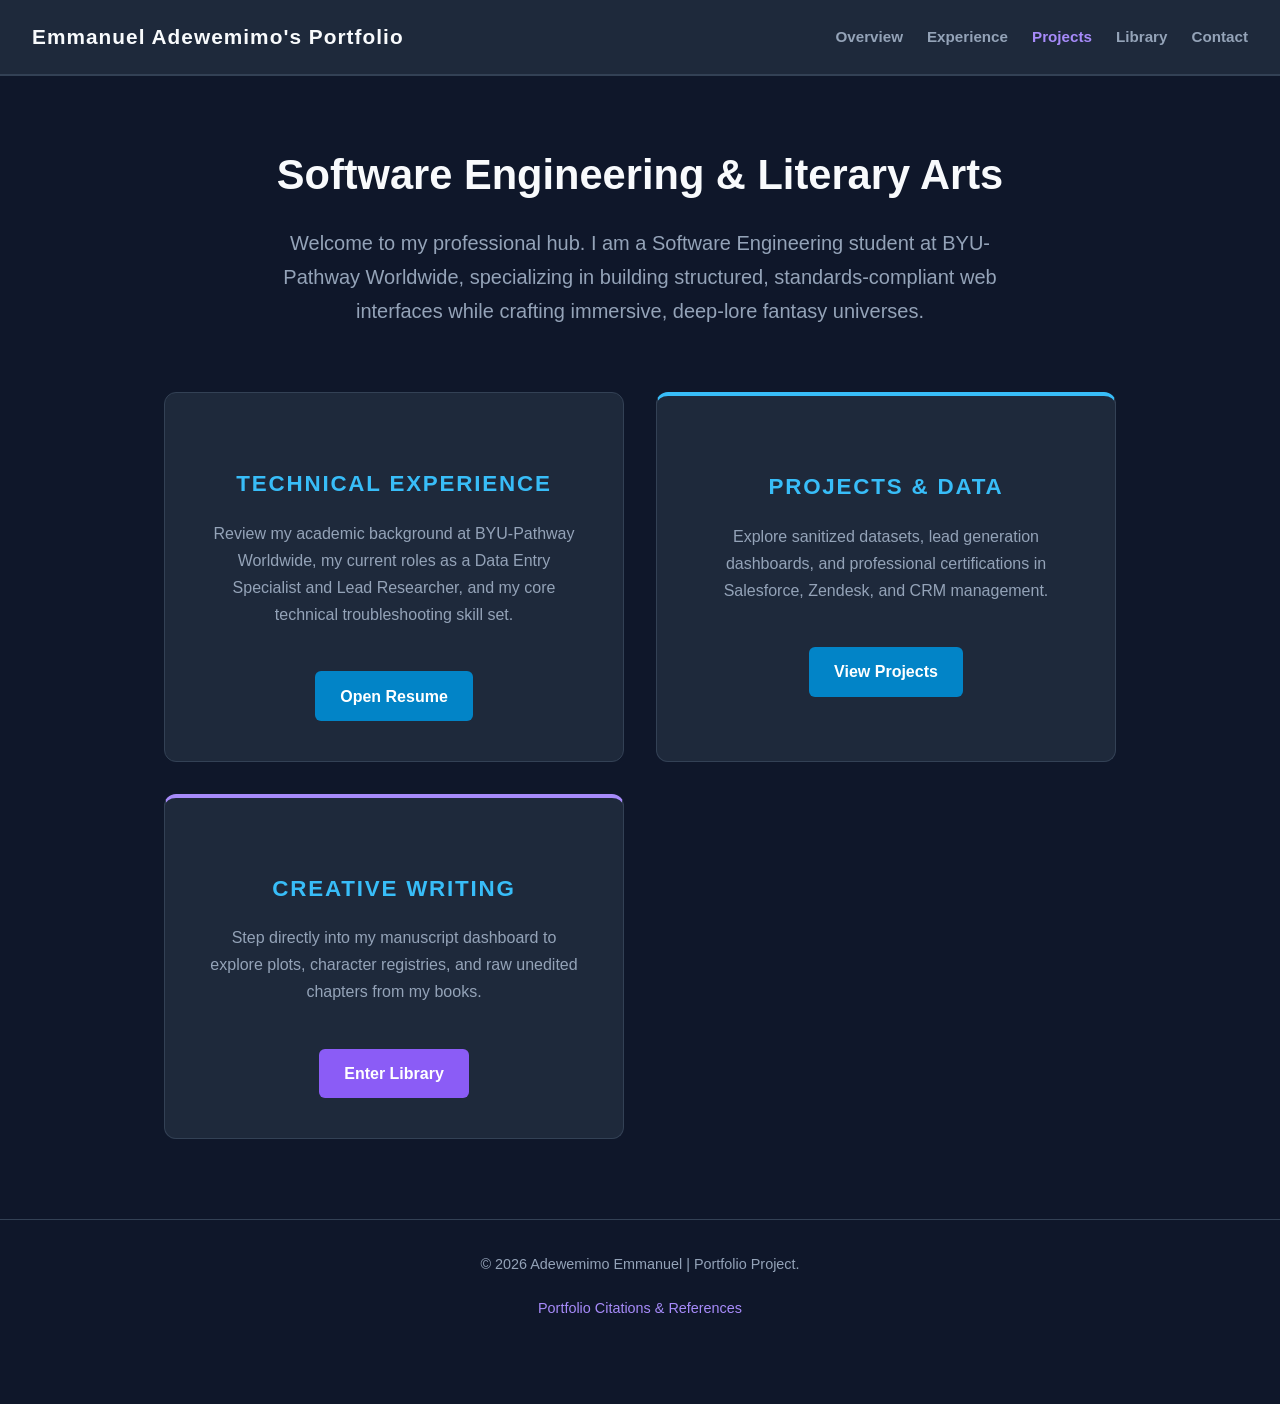
<file: index.html>
<!DOCTYPE html>
<html lang="en">
<head>
    <meta charset="UTF-8">
    <meta name="viewport" content="width=device-width, initial-scale=1.0">
    <title>Adewemimo Emmanuel | Portfolio Hub</title>
    <link rel="stylesheet" href="project.css">
    <script src="project.js" defer></script>
</head>
<body>

        <nav>
        <div class="logo">Emmanuel Adewemimo's Portfolio</div>
        <div class="nav-links">
            <a href="index.html">Overview</a>
            <a href="resume.html">Experience</a>
            <a href="projects.html" class="active">Projects</a>
            <a href="library.html">Library</a>
            <a href="contact.html">Contact</a> <!-- You are adding this line -->
        </div>
    </nav>

    <main class="container">
        <section class="hero">
            <h1>Software Engineering & Literary Arts</h1>
            <p>Welcome to my professional hub. I am a Software Engineering student at BYU-Pathway Worldwide, specializing in building structured, standards-compliant web interfaces while crafting immersive, deep-lore fantasy universes.</p>
        </section>

        <section class="split-gate">
            <div class="gate-card">
                <h2>Technical Experience</h2>
                <p>Review my academic background at BYU-Pathway Worldwide, my current roles as a Data Entry Specialist and Lead Researcher, and my core technical troubleshooting skill set.</p>
                <a href="resume.html" class="btn-link">Open Resume</a>
            </div>
            <div class="gate-card" style="border-top: 4px solid #38bdf8;">
                <h2>Projects & Data</h2>
                <p>Explore sanitized datasets, lead generation dashboards, and professional certifications in Salesforce, Zendesk, and CRM management.</p>
                <a href="projects.html" class="btn-link" style="background-color: #0284c7;">View Projects</a>
            </div>
            <div class="gate-card" style="border-top: 4px solid #a78bfa;">
                <h2>Creative Writing</h2>
                <p>Step directly into my manuscript dashboard to explore plots, character registries, and raw unedited chapters from my books.</p>
                <a href="library.html" class="btn-link" style="background-color: #8b5cf6;">Enter Library</a>
            </div>
        </section>
    </main>

    <footer>
        <p>&copy; 2026 Adewemimo Emmanuel | Portfolio Project.</p>
        <p><a href="references.html">Portfolio Citations & References</a></p>
    </footer>

</body>
</html>
</html>
</file>
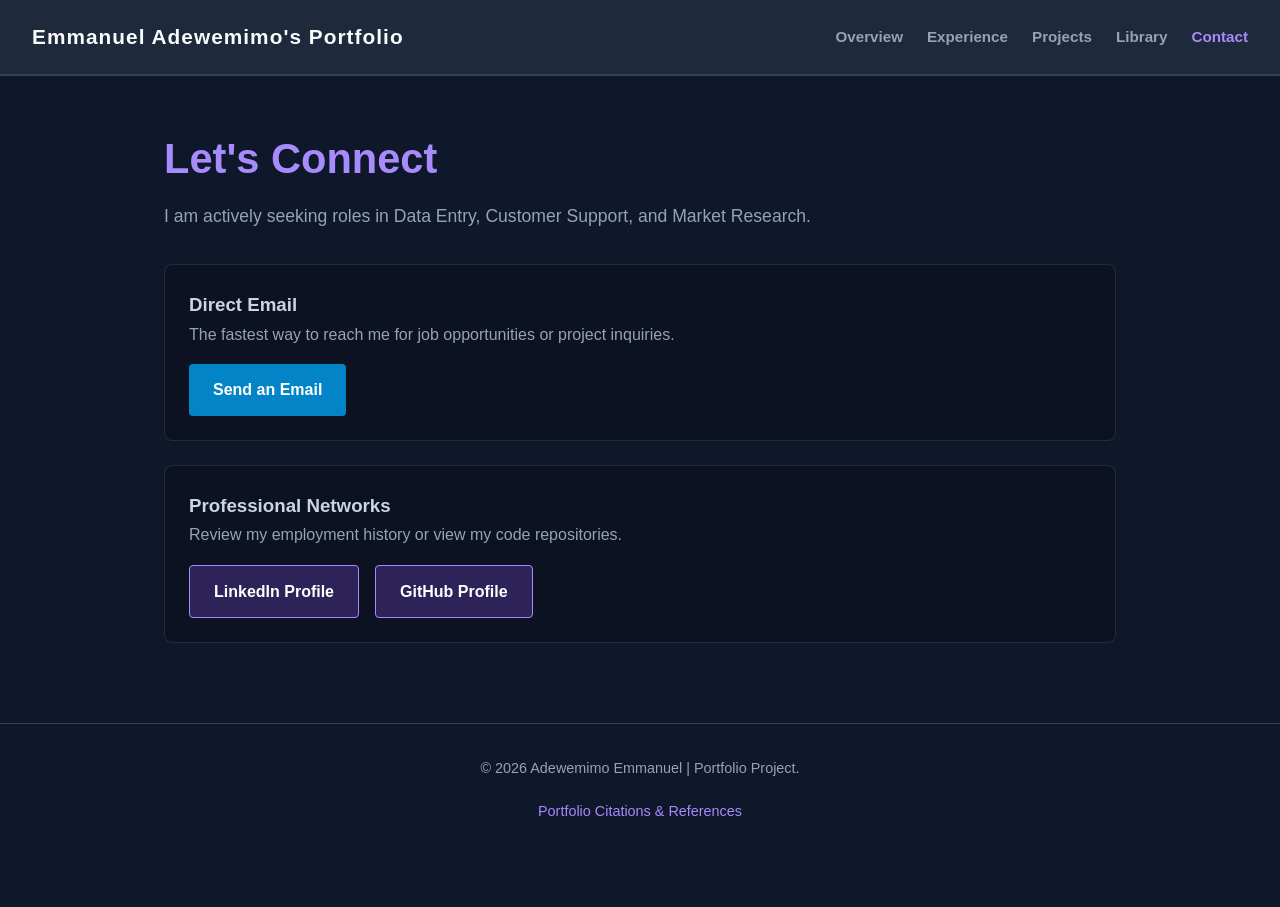
<file: contact.html>
<!DOCTYPE html>
<html lang="en">
<head>
    <meta charset="UTF-8">
    <meta name="viewport" content="width=device-width, initial-scale=1.0">
    <title>Emmanuel Adewemimo | Contact</title>
    <link rel="stylesheet" href="project.css">
    <script src="project.js" defer></script>
</head>
<body>

    <nav>
        <div class="logo">Emmanuel Adewemimo's Portfolio</div>
        <div class="nav-links">
            <a href="index.html">Overview</a>
            <a href="resume.html">Experience</a>
            <a href="projects.html">Projects</a>
            <a href="library.html">Library</a>
            <a href="contact.html" class="active">Contact</a>
        </div>
    </nav>

    <main class="container">
        <section class="card">
            <h1 style="color: #a78bfa; margin-bottom: 0.5rem;">Let's Connect</h1>
            <p class="muted" style="margin-top: 0; font-size: 1.1em; margin-bottom: 2rem;">
                I am actively seeking roles in Data Entry, Customer Support, and Market Research.
            </p>

            <div style="display: flex; flex-direction: column; gap: 1.5rem;">
                
                <!-- Email Section -->
                <div style="background: rgba(0,0,0,0.2); padding: 1.5rem; border-radius: 8px; border: 1px solid rgba(255,255,255,0.1);">
                    <h3 style="margin-top: 0;">Direct Email</h3>
                    <p style="margin-bottom: 1rem;">The fastest way to reach me for job opportunities or project inquiries.</p>
                    <a href="mailto:YOUR_EMAIL@gmail.com" style="background-color: #0284c7; color: white; padding: 0.75rem 1.5rem; text-decoration: none; border-radius: 4px; display: inline-block; font-weight: bold;">
                        Send an Email
                    </a>
                </div>

                <!-- Professional Networks -->
                <div style="background: rgba(0,0,0,0.2); padding: 1.5rem; border-radius: 8px; border: 1px solid rgba(255,255,255,0.1);">
                    <h3 style="margin-top: 0;">Professional Networks</h3>
                    <p style="margin-bottom: 1rem;">Review my employment history or view my code repositories.</p>
                    <div style="display: flex; gap: 1rem;">
                        <a href="https://linkedin.com/in/emmanueladewemimo" target="_blank" style="background-color: #2d2358; color: white; padding: 0.75rem 1.5rem; text-decoration: none; border-radius: 4px; border: 1px solid #a78bfa; font-weight: bold;">
                            LinkedIn Profile
                        </a>
                        <a href="https://github.com/emmyx8861" target="_blank" style="background-color: #2d2358; color: white; padding: 0.75rem 1.5rem; text-decoration: none; border-radius: 4px; border: 1px solid #a78bfa; font-weight: bold;">
                            GitHub Profile
                        </a>
                    </div>
                </div>

            </div>
        </section>
    </main>

    <footer>
        <p>&copy; 2026 Adewemimo Emmanuel | Portfolio Project.</p>
        <p><a href="references.html">Portfolio Citations & References</a></p>
    </footer>

</body>
</html>
</file>
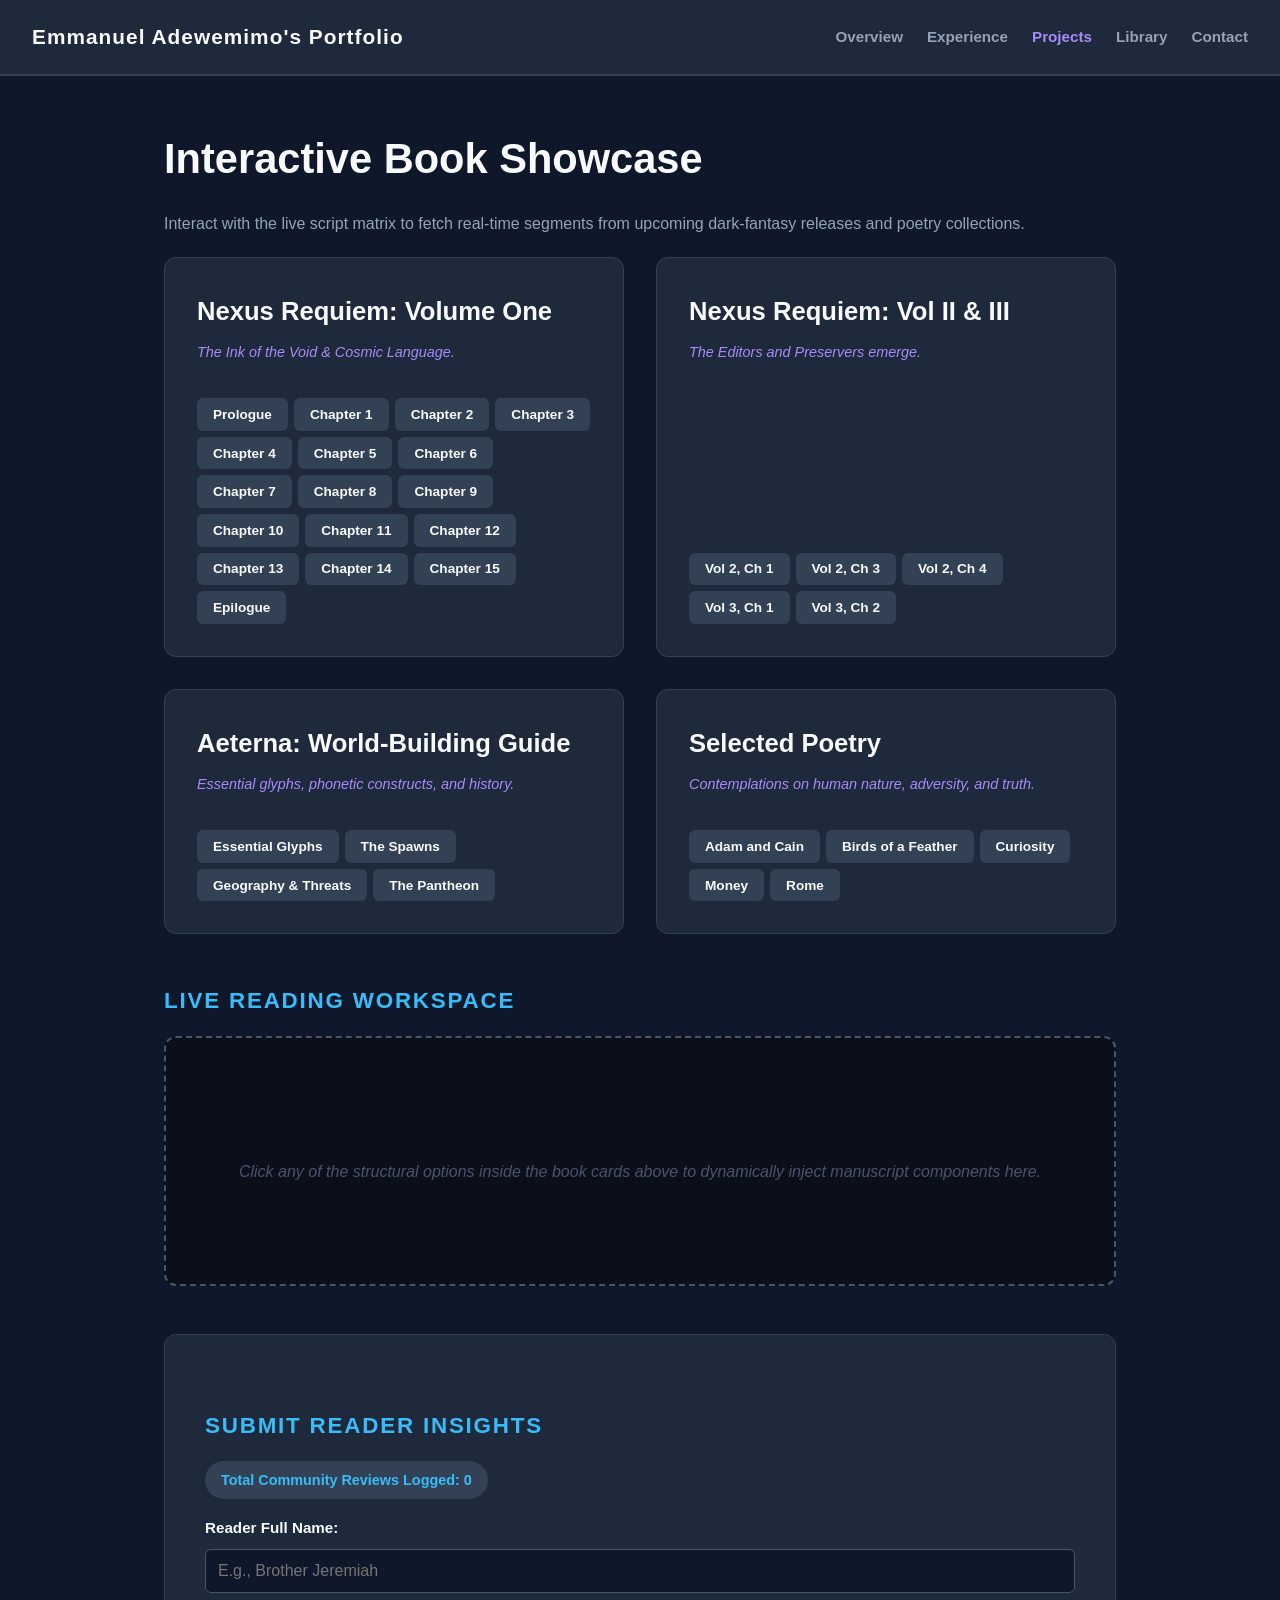
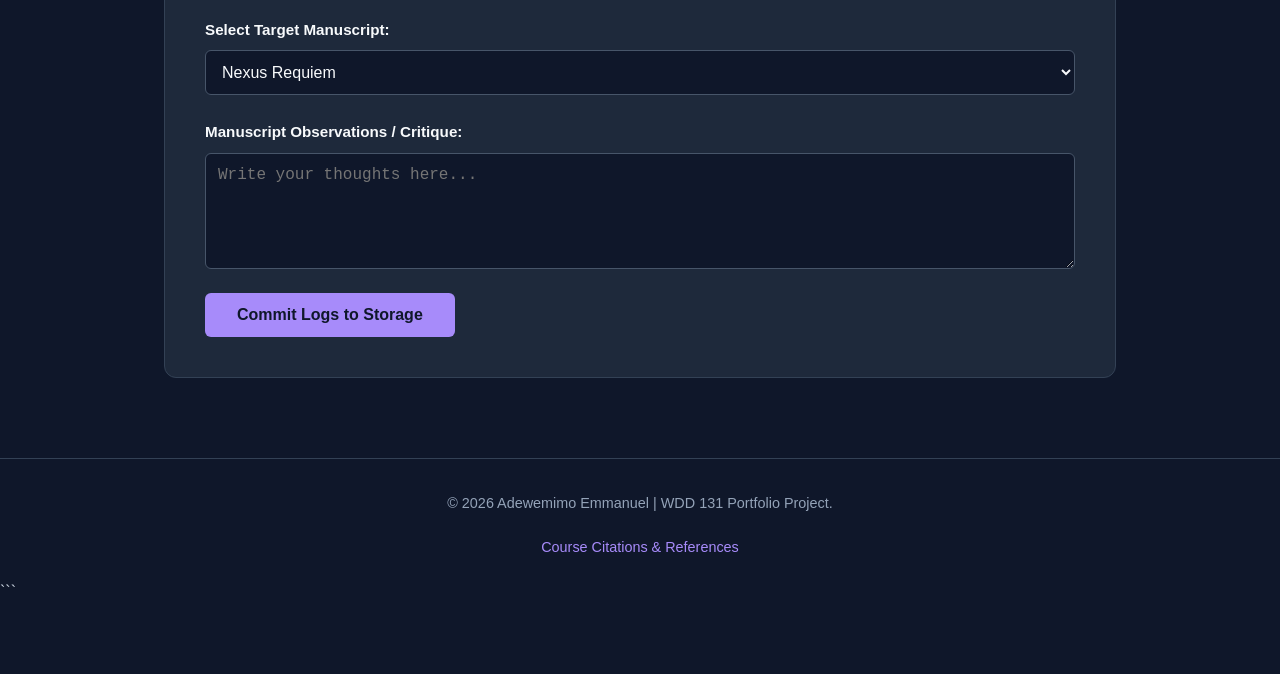
<file: library.html>
<!DOCTYPE html>
<html lang="en">
<head>
    <meta charset="UTF-8">
    <meta name="viewport" content="width=device-width, initial-scale=1.0">
    <title>Manuscript Library & Showcase</title>
    <link rel="stylesheet" href="project.css">
    <script src="project.js" defer></script>
</head>
<body>

        <nav>
        <div class="logo">Emmanuel Adewemimo's Portfolio</div>
        <div class="nav-links">
            <a href="index.html">Overview</a>
            <a href="resume.html">Experience</a>
            <a href="projects.html" class="active">Projects</a>
            <a href="library.html">Library</a>
            <a href="contact.html">Contact</a> <!-- You are adding this line -->
        </div>
    </nav>


    <main class="container">
        <h1>Interactive Book Showcase</h1>
        <p>Interact with the live script matrix to fetch real-time segments from upcoming dark-fantasy releases and poetry collections.</p>

        <div class="library-grid">
            <!-- Nexus Requiem Vol 1 -->
            <article class="book-card">
                <div>
                    <div class="book-title">Nexus Requiem: Volume One</div>
                    <div class="book-tagline">The Ink of the Void & Cosmic Language.</div>
                </div>
                <!-- Added flex styling so the many buttons wrap neatly -->
                <div class="button-group" style="display: flex; flex-wrap: wrap; gap: 6px; margin-top: 10px;">
                    <button class="btn-interactive" data-book="nexus-requiem-vol1" data-type="prologue">Prologue</button>
                    <button class="btn-interactive" data-book="nexus-requiem-vol1" data-type="chapter-1">Chapter 1</button>
                    <button class="btn-interactive" data-book="nexus-requiem-vol1" data-type="chapter-2">Chapter 2</button>
                    <button class="btn-interactive" data-book="nexus-requiem-vol1" data-type="chapter-3">Chapter 3</button>
                    <button class="btn-interactive" data-book="nexus-requiem-vol1" data-type="chapter-4">Chapter 4</button>
                    <button class="btn-interactive" data-book="nexus-requiem-vol1" data-type="chapter-5">Chapter 5</button>
                    <button class="btn-interactive" data-book="nexus-requiem-vol1" data-type="chapter-6">Chapter 6</button>
                    <button class="btn-interactive" data-book="nexus-requiem-vol1" data-type="chapter-7">Chapter 7</button>
                    <button class="btn-interactive" data-book="nexus-requiem-vol1" data-type="chapter-8">Chapter 8</button>
                    <button class="btn-interactive" data-book="nexus-requiem-vol1" data-type="chapter-9">Chapter 9</button>
                    <button class="btn-interactive" data-book="nexus-requiem-vol1" data-type="chapter-10">Chapter 10</button>
                    <button class="btn-interactive" data-book="nexus-requiem-vol1" data-type="chapter-11">Chapter 11</button>
                    <button class="btn-interactive" data-book="nexus-requiem-vol1" data-type="chapter-12">Chapter 12</button>
                    <button class="btn-interactive" data-book="nexus-requiem-vol1" data-type="chapter-13">Chapter 13</button>
                    <button class="btn-interactive" data-book="nexus-requiem-vol1" data-type="chapter-14">Chapter 14</button>
                    <button class="btn-interactive" data-book="nexus-requiem-vol1" data-type="chapter-15">Chapter 15</button>
                    <button class="btn-interactive" data-book="nexus-requiem-vol1" data-type="epilogue">Epilogue</button>
                </div>
            </article>

            <!-- Nexus Requiem Vol 2 & 3 -->
            <article class="book-card">
                <div>
                    <div class="book-title">Nexus Requiem: Vol II & III</div>
                    <div class="book-tagline">The Editors and Preservers emerge.</div>
                </div>
                <div class="button-group" style="display: flex; flex-wrap: wrap; gap: 6px; margin-top: 10px;">
                    <button class="btn-interactive" data-book="nexus-requiem-vol2-3" data-type="v2-chapter-1">Vol 2, Ch 1</button>
                    <button class="btn-interactive" data-book="nexus-requiem-vol2-3" data-type="v2-chapter-3">Vol 2, Ch 3</button>
                    <button class="btn-interactive" data-book="nexus-requiem-vol2-3" data-type="v2-chapter-4">Vol 2, Ch 4</button>
                    <button class="btn-interactive" data-book="nexus-requiem-vol2-3" data-type="v3-chapter-1">Vol 3, Ch 1</button>
                    <button class="btn-interactive" data-book="nexus-requiem-vol2-3" data-type="v3-chapter-2">Vol 3, Ch 2</button>
                </div>
            </article>

            <!-- Aeterna Lore -->
            <article class="book-card">
                <div>
                    <div class="book-title">Aeterna: World-Building Guide</div>
                    <div class="book-tagline">Essential glyphs, phonetic constructs, and history.</div>
                </div>
                <div class="button-group" style="display: flex; flex-wrap: wrap; gap: 6px; margin-top: 10px;">
                    <button class="btn-interactive" data-book="nexus-lore" data-type="essential-glyphs">Essential Glyphs</button>
                    <button class="btn-interactive" data-book="nexus-lore" data-type="the-spawns">The Spawns</button>
                    <button class="btn-interactive" data-book="nexus-lore" data-type="geography-threats">Geography & Threats</button>
                    <button class="btn-interactive" data-book="nexus-lore" data-type="pantheon">The Pantheon</button>
                </div>
            </article>

            <!-- Poetry Collection -->
            <article class="book-card">
                <div>
                    <div class="book-title">Selected Poetry</div>
                    <div class="book-tagline">Contemplations on human nature, adversity, and truth.</div>
                </div>
                <div class="button-group" style="display: flex; flex-wrap: wrap; gap: 6px; margin-top: 10px;">
                    <button class="btn-interactive" data-book="poetry-collection" data-type="adam-and-cain">Adam and Cain</button>
                    <button class="btn-interactive" data-book="poetry-collection" data-type="birds-of-a-feather">Birds of a Feather</button>
                    <button class="btn-interactive" data-book="poetry-collection" data-type="curiosity-killed-the-cat">Curiosity</button>
                    <button class="btn-interactive" data-book="poetry-collection" data-type="money-does-not-buy-happiness">Money</button>
                    <button class="btn-interactive" data-book="poetry-collection" data-type="rome-was-not-built-in-a-day">Rome</button>
                </div>
            </article>
        </div>

        <h2>Live Reading Workspace</h2>
        <section class="display-container" aria-live="polite">
            <div id="interactive-display">
                <p class="placeholder-text">Click any of the structural options inside the book cards above to dynamically inject manuscript components here.</p>
            </div>
        </section>

        <section class="form-container">
            <h2>Submit Reader Insights</h2>
            <div id="local-storage-counter" class="counter-badge">Total Community Reviews Logged: 0</div>
            <div id="form-status-feedback"></div>

            <form id="reader-review-form" action="#" method="GET">
                <div class="form-group">
                    <label for="form-reader-name">Reader Full Name:</label>
                    <input type="text" id="form-reader-name" name="readerName" required placeholder="E.g., Brother Jeremiah">
                </div>
                <div class="form-group">
                    <label for="form-book-select">Select Target Manuscript:</label>
                    <select id="form-book-select" name="targetBook" required>
                        <option value="Nexus Requiem">Nexus Requiem</option>
                        <option value="The Silver Lining of Xavier Reeds">The Silver Lining of Xavier Reeds</option>
                        <option value="Aeterna: World-Building Guide">Aeterna: World-Building Guide</option>
                        <option value="Selected Poetry">Selected Poetry</option>
                    </select>
                </div>
                <div class="form-group">
                    <label for="form-reader-msg">Manuscript Observations / Critique:</label>
                    <textarea id="form-reader-msg" name="readerFeedback" rows="5" required placeholder="Write your thoughts here..."></textarea>
                </div>
                <button type="submit" class="btn-submit">Commit Logs to Storage</button>
            </form>
        </section>
    </main>

    <footer>
        <p>&copy; 2026 Adewemimo Emmanuel | WDD 131 Portfolio Project.</p>
        <p><a href="references.html">Course Citations & References</a></p>
    </footer>

</body>
</html>
</html>

```
</html>
</file>
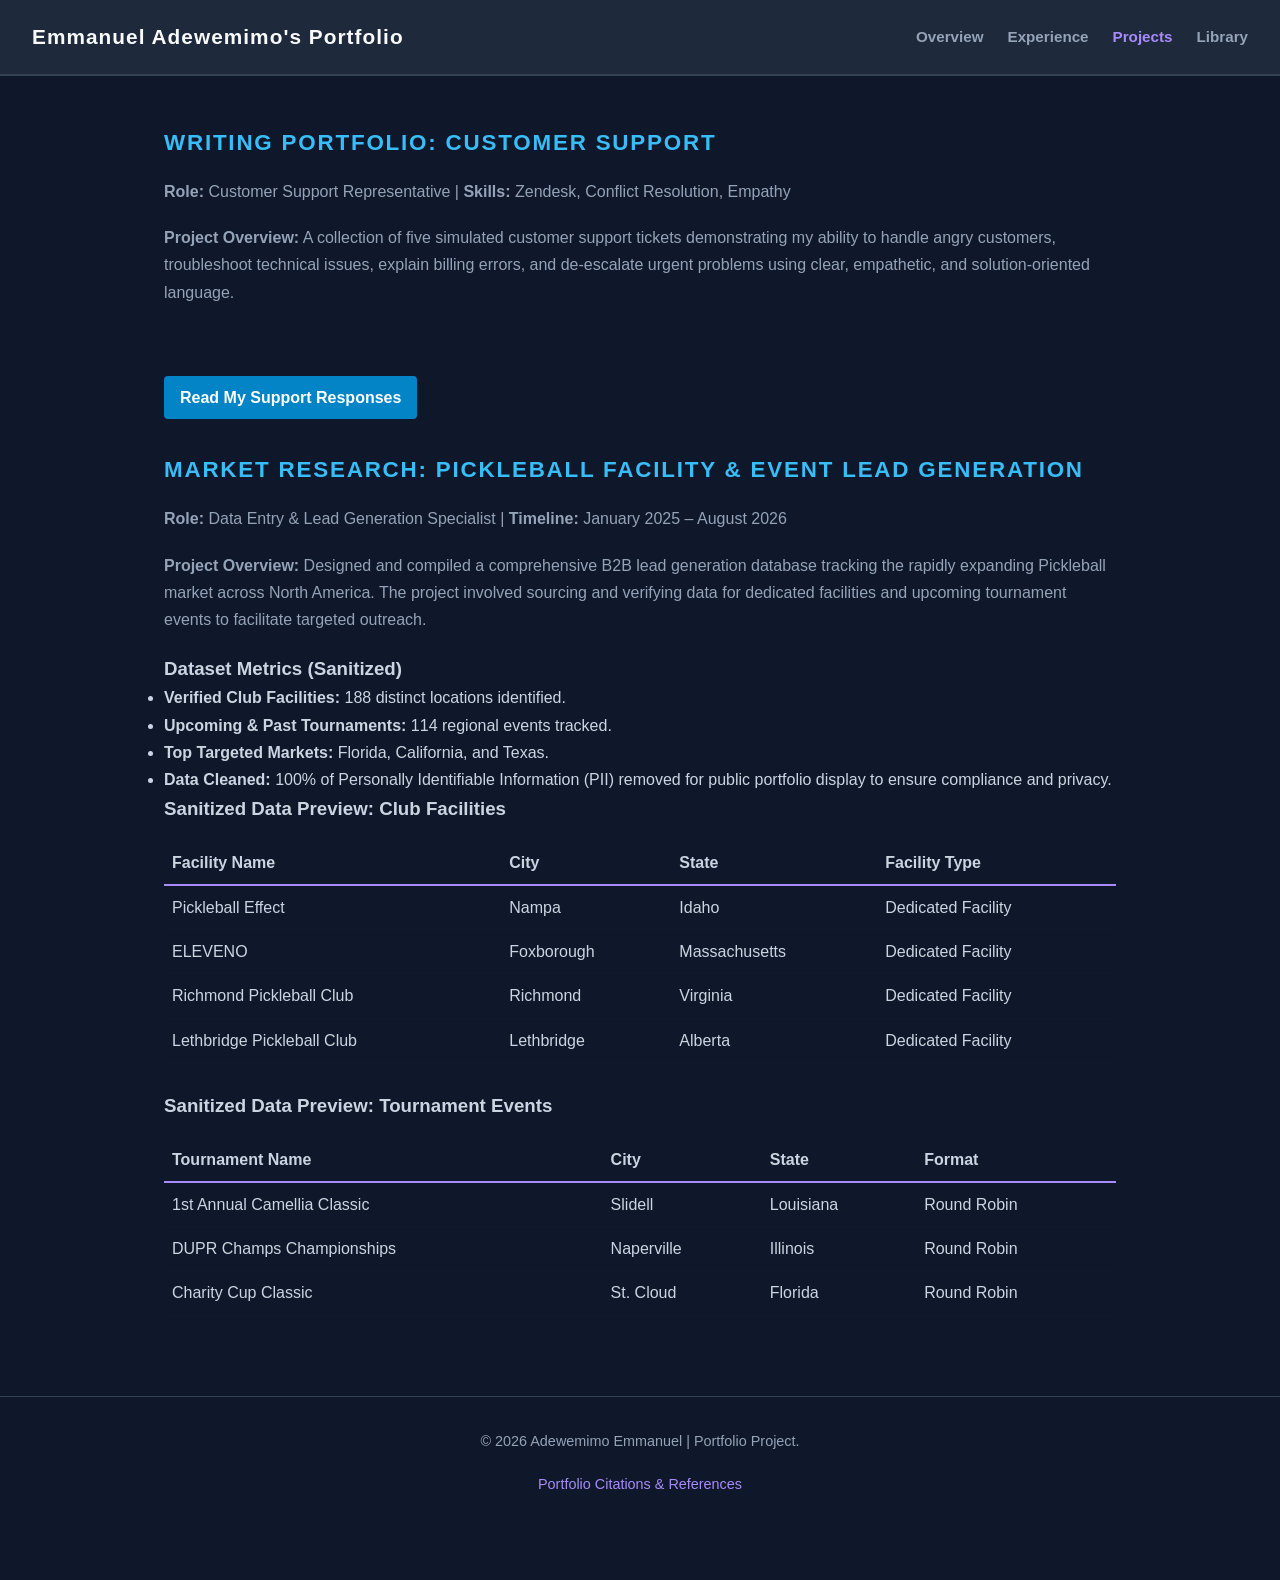
<file: project.html>
<!DOCTYPE html>
<html lang="en">
<head>
    <meta charset="UTF-8">
    <meta name="viewport" content="width=device-width, initial-scale=1.0">
    <title>Emmanuel Adewemimo | Projects</title>
    <link rel="stylesheet" href="project.css">
    <script src="project.js" defer></script>
</head>
<body>

    <nav>
        <div class="logo">Emmanuel Adewemimo's Portfolio</div>
        <div class="nav-links">
            <a href="index.html">Overview</a>
            <a href="resume.html">Experience</a>
            <a href="projects.html" class="active">Projects</a>
            <a href="library.html">Library</a>
        </div>
    </nav>

    <main class="container">
        
        <!-- Customer Support Project Card -->
        <section class="card" id="support-samples-project">
            <h2>Writing Portfolio: Customer Support</h2>
            <p class="muted"><strong>Role:</strong> Customer Support Representative | <strong>Skills:</strong> Zendesk, Conflict Resolution, Empathy</p>
            
            <p><strong>Project Overview:</strong> A collection of five simulated customer support tickets demonstrating my ability to handle angry customers, troubleshoot technical issues, explain billing errors, and de-escalate urgent problems using clear, empathetic, and solution-oriented language.</p>
            
            <br>
            <a href="support-samples.html" class="btn-link" style="background-color: #0284c7; color: white; padding: 0.5rem 1rem; text-decoration: none; border-radius: 4px; display: inline-block;">Read My Support Responses</a>
        </section>

        <!-- Lead Generation Project Card -->
        <section class="card" id="lead-generation-project">
            <h2>Market Research: Pickleball Facility & Event Lead Generation</h2>
            <p class="muted"><strong>Role:</strong> Data Entry & Lead Generation Specialist | <strong>Timeline:</strong> January 2025 – August 2026</p>
            
            <p><strong>Project Overview:</strong> Designed and compiled a comprehensive B2B lead generation database tracking the rapidly expanding Pickleball market across North America. The project involved sourcing and verifying data for dedicated facilities and upcoming tournament events to facilitate targeted outreach.</p>
            
            <h3>Dataset Metrics (Sanitized)</h3>
            <ul>
                <li><strong>Verified Club Facilities:</strong> 188 distinct locations identified.</li>
                <li><strong>Upcoming & Past Tournaments:</strong> 114 regional events tracked.</li>
                <li><strong>Top Targeted Markets:</strong> Florida, California, and Texas.</li>
                <li><strong>Data Cleaned:</strong> 100% of Personally Identifiable Information (PII) removed for public portfolio display to ensure compliance and privacy.</li>
            </ul>

            <h3>Sanitized Data Preview: Club Facilities</h3>
            <div style="overflow-x:auto;">
                <table style="width:100%; text-align:left; border-collapse: collapse; margin-top: 1rem;">
                    <thead>
                        <tr style="border-bottom: 2px solid #a78bfa;">
                            <th style="padding: 0.5rem;">Facility Name</th>
                            <th style="padding: 0.5rem;">City</th>
                            <th style="padding: 0.5rem;">State</th>
                            <th style="padding: 0.5rem;">Facility Type</th>
                        </tr>
                    </thead>
                    <tbody>
                        <tr style="border-bottom: 1px solid rgba(45,35,88,0.1);">
                            <td style="padding: 0.5rem;">Pickleball Effect</td>
                            <td style="padding: 0.5rem;">Nampa</td>
                            <td style="padding: 0.5rem;">Idaho</td>
                            <td style="padding: 0.5rem;">Dedicated Facility</td>
                        </tr>
                        <tr style="border-bottom: 1px solid rgba(45,35,88,0.1);">
                            <td style="padding: 0.5rem;">ELEVENO</td>
                            <td style="padding: 0.5rem;">Foxborough</td>
                            <td style="padding: 0.5rem;">Massachusetts</td>
                            <td style="padding: 0.5rem;">Dedicated Facility</td>
                        </tr>
                        <tr style="border-bottom: 1px solid rgba(45,35,88,0.1);">
                            <td style="padding: 0.5rem;">Richmond Pickleball Club</td>
                            <td style="padding: 0.5rem;">Richmond</td>
                            <td style="padding: 0.5rem;">Virginia</td>
                            <td style="padding: 0.5rem;">Dedicated Facility</td>
                        </tr>
                        <tr style="border-bottom: 1px solid rgba(45,35,88,0.1);">
                            <td style="padding: 0.5rem;">Lethbridge Pickleball Club</td>
                            <td style="padding: 0.5rem;">Lethbridge</td>
                            <td style="padding: 0.5rem;">Alberta</td>
                            <td style="padding: 0.5rem;">Dedicated Facility</td>
                        </tr>
                    </tbody>
                </table>
            </div>

            <br>

            <h3>Sanitized Data Preview: Tournament Events</h3>
            <div style="overflow-x:auto;">
                <table style="width:100%; text-align:left; border-collapse: collapse; margin-top: 1rem;">
                    <thead>
                        <tr style="border-bottom: 2px solid #a78bfa;">
                            <th style="padding: 0.5rem;">Tournament Name</th>
                            <th style="padding: 0.5rem;">City</th>
                            <th style="padding: 0.5rem;">State</th>
                            <th style="padding: 0.5rem;">Format</th>
                        </tr>
                    </thead>
                    <tbody>
                        <tr style="border-bottom: 1px solid rgba(45,35,88,0.1);">
                            <td style="padding: 0.5rem;">1st Annual Camellia Classic</td>
                            <td style="padding: 0.5rem;">Slidell</td>
                            <td style="padding: 0.5rem;">Louisiana</td>
                            <td style="padding: 0.5rem;">Round Robin</td>
                        </tr>
                        <tr style="border-bottom: 1px solid rgba(45,35,88,0.1);">
                            <td style="padding: 0.5rem;">DUPR Champs Championships</td>
                            <td style="padding: 0.5rem;">Naperville</td>
                            <td style="padding: 0.5rem;">Illinois</td>
                            <td style="padding: 0.5rem;">Round Robin</td>
                        </tr>
                        <tr style="border-bottom: 1px solid rgba(45,35,88,0.1);">
                            <td style="padding: 0.5rem;">Charity Cup Classic</td>
                            <td style="padding: 0.5rem;">St. Cloud</td>
                            <td style="padding: 0.5rem;">Florida</td>
                            <td style="padding: 0.5rem;">Round Robin</td>
                        </tr>
                    </tbody>
                </table>
            </div>
        </section>
    </main>

    <footer>
        <p>&copy; 2026 Adewemimo Emmanuel | Portfolio Project.</p>
        <p><a href="references.html">Portfolio Citations & References</a></p>
    </footer>

</body>
</html>
</file>
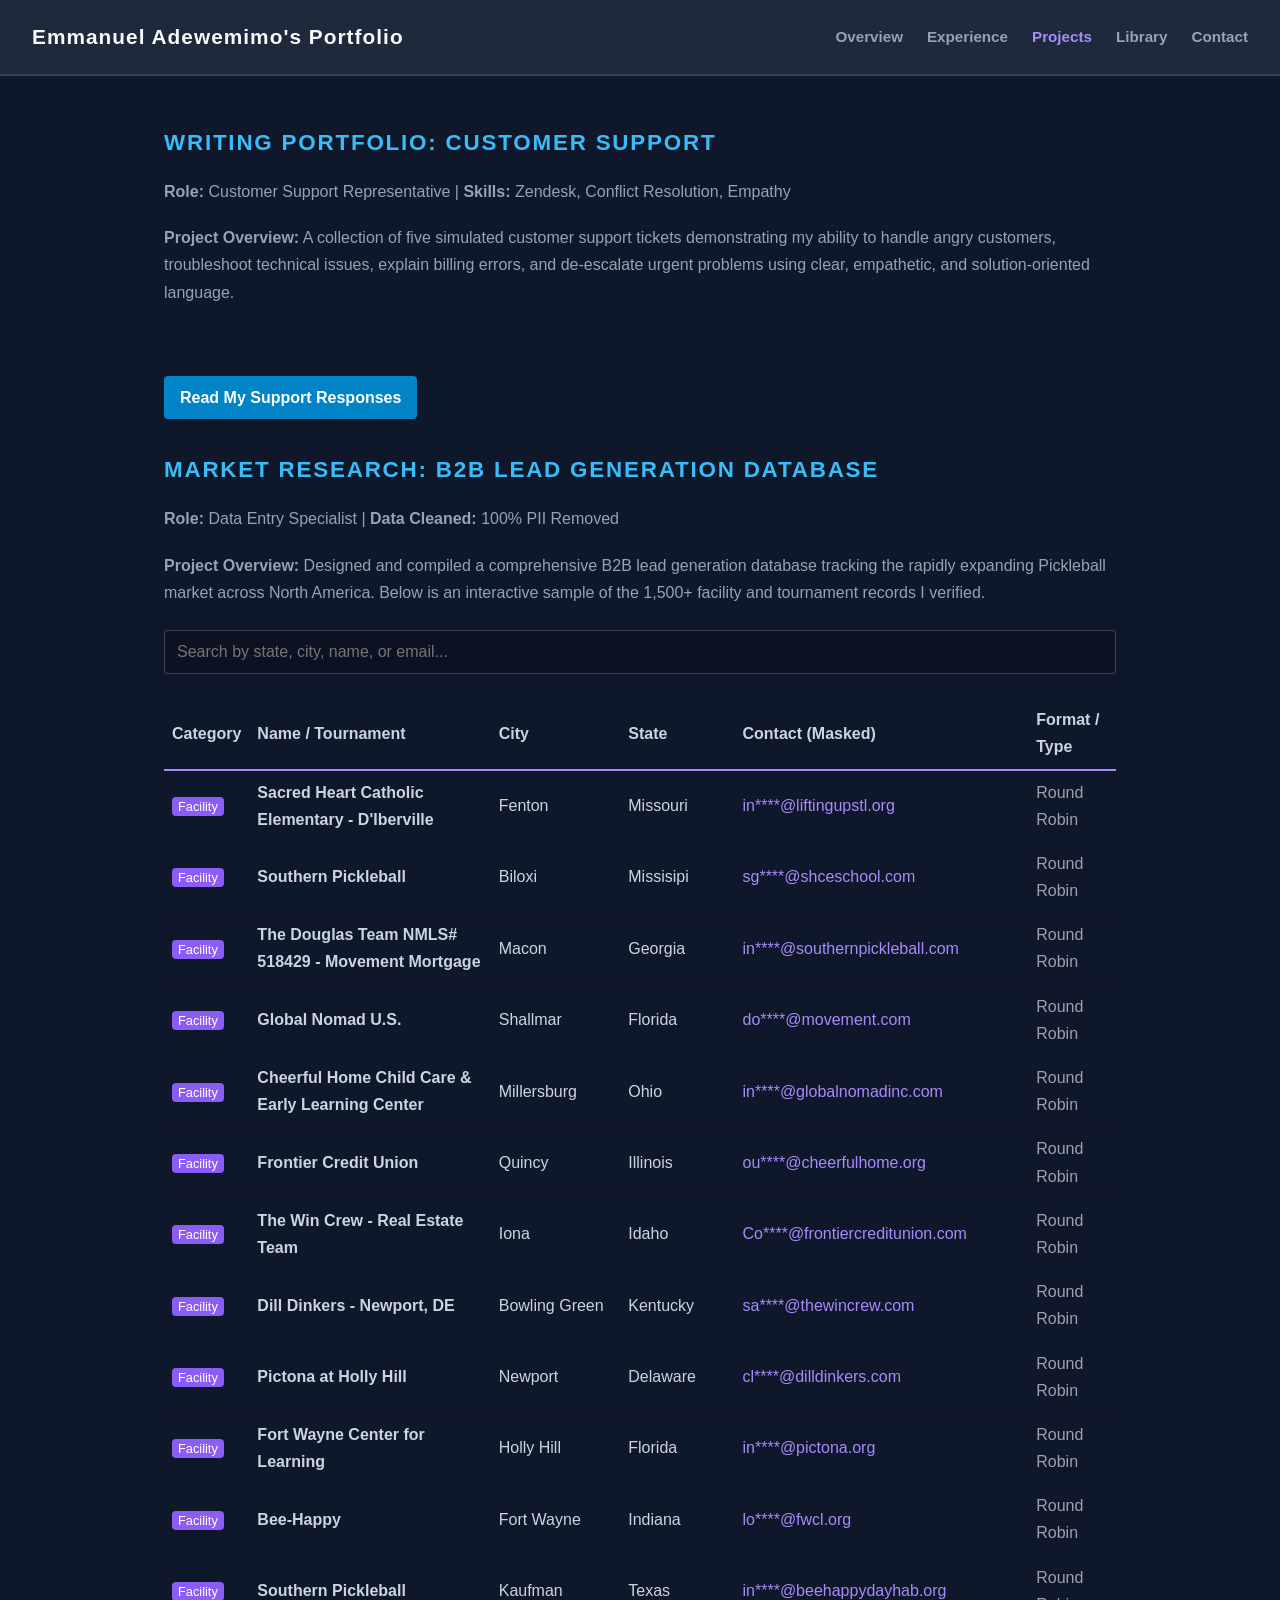
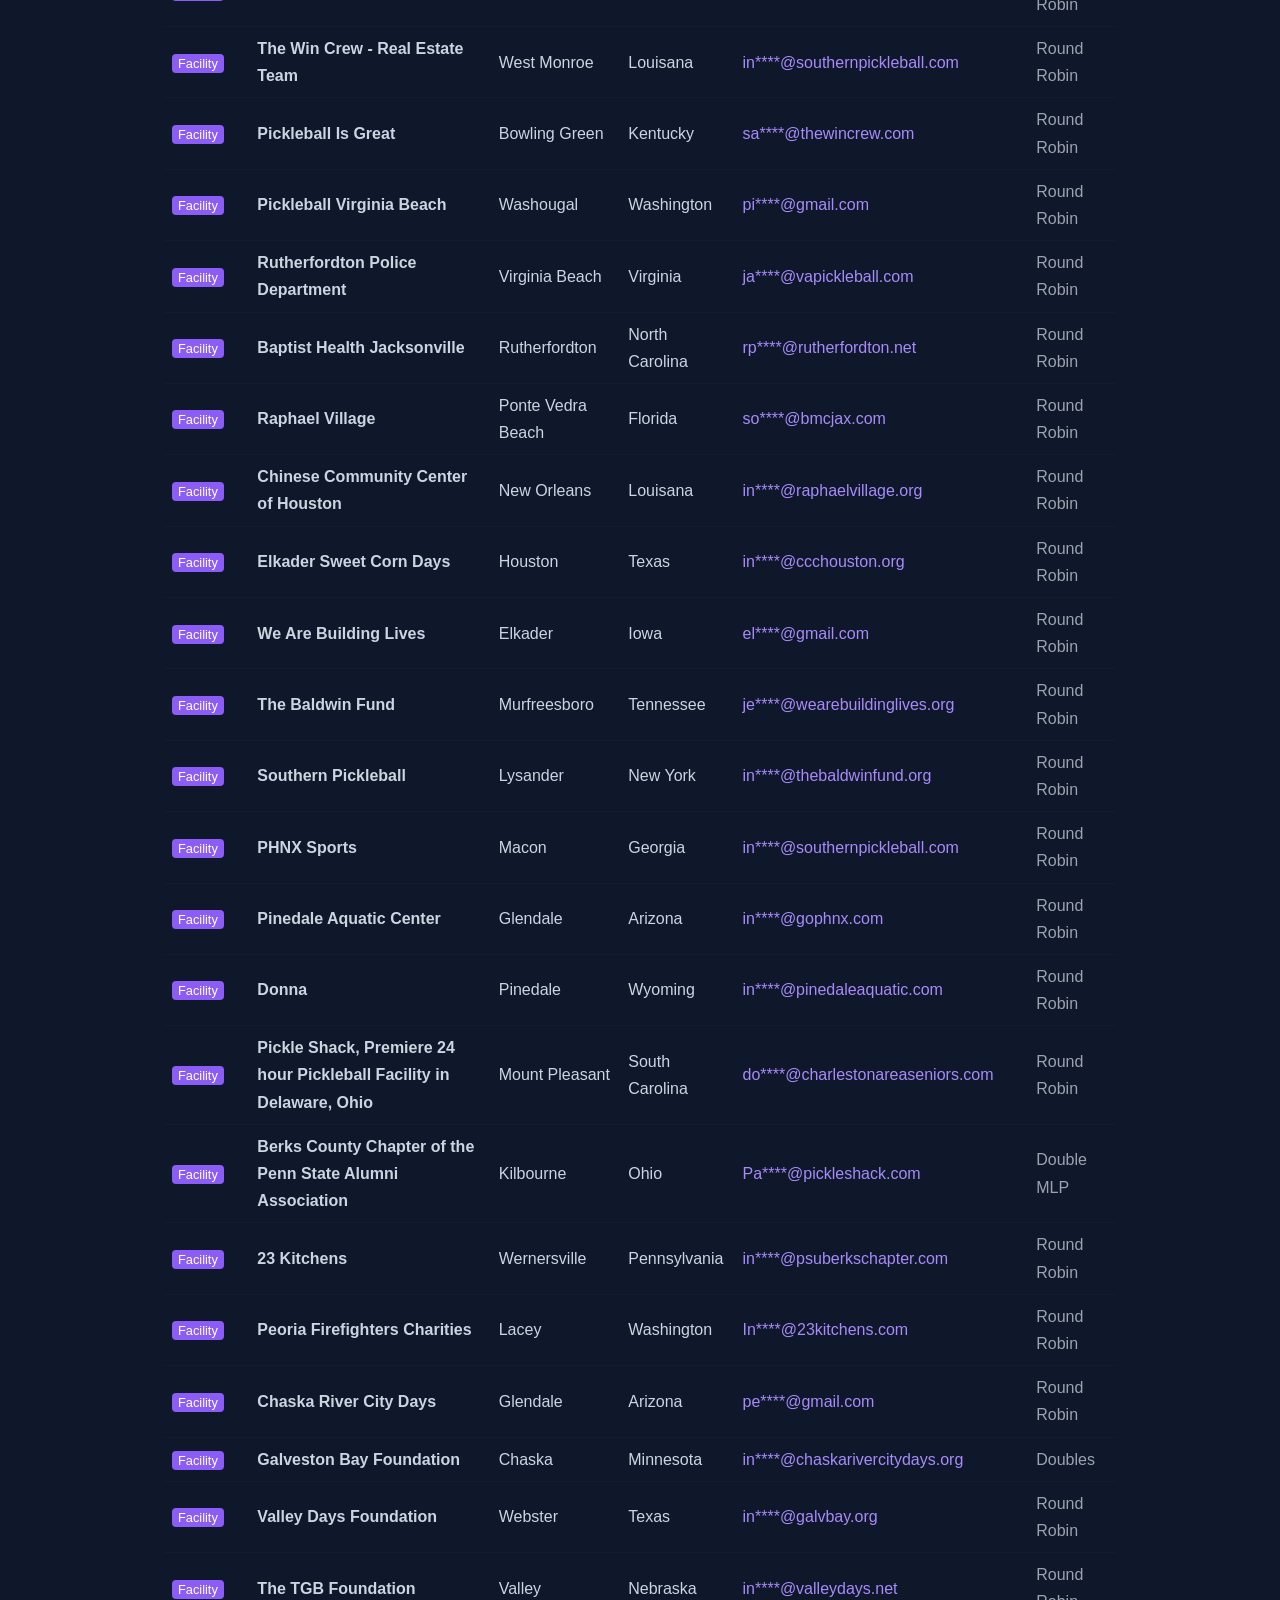
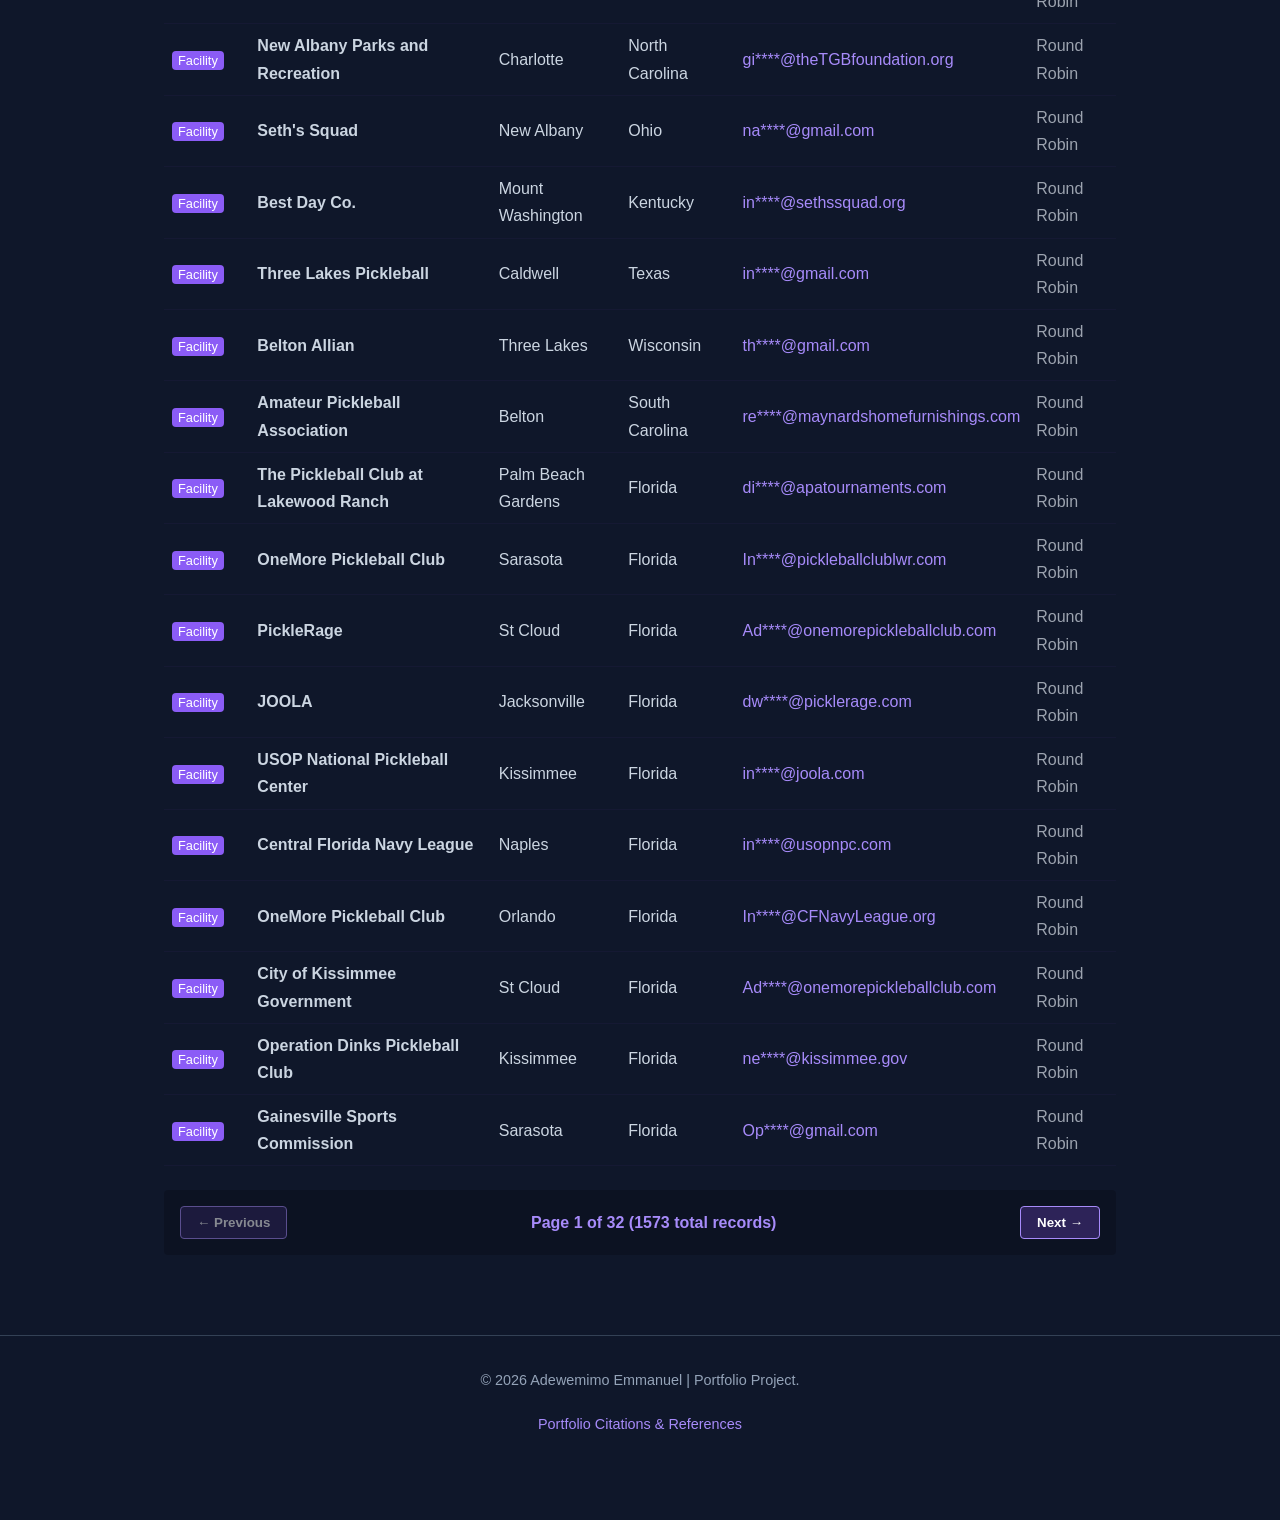
<file: projects.html>
<!DOCTYPE html>
<html lang="en">
<head>
    <meta charset="UTF-8">
    <meta name="viewport" content="width=device-width, initial-scale=1.0">
    <title>Emmanuel Adewemimo | Projects</title>
    <link rel="stylesheet" href="project.css">
    <script src="project.js" defer></script>
</head>
<body>

        <nav>
        <div class="logo">Emmanuel Adewemimo's Portfolio</div>
        <div class="nav-links">
            <a href="index.html">Overview</a>
            <a href="resume.html">Experience</a>
            <a href="projects.html" class="active">Projects</a>
            <a href="library.html">Library</a>
            <a href="contact.html">Contact</a> <!-- You are adding this line -->
        </div>
    </nav>


    <main class="container">
        
        <!-- Customer Support Project Card -->
        <section class="card" id="support-samples-project">
            <h2>Writing Portfolio: Customer Support</h2>
            <p class="muted"><strong>Role:</strong> Customer Support Representative | <strong>Skills:</strong> Zendesk, Conflict Resolution, Empathy</p>
            
            <p><strong>Project Overview:</strong> A collection of five simulated customer support tickets demonstrating my ability to handle angry customers, troubleshoot technical issues, explain billing errors, and de-escalate urgent problems using clear, empathetic, and solution-oriented language.</p>
            
            <br>
            <a href="support-samples.html" class="btn-link" style="background-color: #0284c7; color: white; padding: 0.5rem 1rem; text-decoration: none; border-radius: 4px; display: inline-block;">Read My Support Responses</a>
        </section>

        <!-- Lead Generation Project Card -->
        <section class="card" id="lead-generation-project">
            <h2>Market Research: B2B Lead Generation Database</h2>
            <p class="muted"><strong>Role:</strong> Data Entry Specialist | <strong>Data Cleaned:</strong> 100% PII Removed</p>
            
            <p><strong>Project Overview:</strong> Designed and compiled a comprehensive B2B lead generation database tracking the rapidly expanding Pickleball market across North America. Below is an interactive sample of the 1,500+ facility and tournament records I verified.</p>
            
            <!-- Interactive Search Bar -->
            <div style="margin: 1.5rem 0;">
                <input type="text" id="lead-search" placeholder="Search by state, city, name, or email..." style="width: 100%; padding: 0.75rem; border-radius: 4px; border: 1px solid rgba(255,255,255,0.2); background: rgba(0,0,0,0.2); color: white; font-size: 1rem;">
            </div>
            
            <div style="overflow-x:auto;">
                <table style="width:100%; text-align:left; border-collapse: collapse;">
                    <thead>
                        <tr style="border-bottom: 2px solid #a78bfa;">
                            <th style="padding: 0.5rem;">Category</th>
                            <th style="padding: 0.5rem;">Name / Tournament</th>
                            <th style="padding: 0.5rem;">City</th>
                            <th style="padding: 0.5rem;">State</th>
                            <th style="padding: 0.5rem;">Contact (Masked)</th>
                            <th style="padding: 0.5rem;">Format / Type</th>
                        </tr>
                    </thead>
                    <tbody id="lead-table-body">
                        <tr><td colspan="6" style="padding: 1rem; text-align: center; color: #a78bfa;">Loading database...</td></tr>
                    </tbody>
                </table>
            </div>

            <!-- Pagination Controls (This is what was missing!) -->
            <div style="display: flex; justify-content: space-between; align-items: center; margin-top: 1.5rem; padding: 1rem; background: rgba(0,0,0,0.2); border-radius: 4px;">
                <button id="prev-page" style="padding: 0.5rem 1rem; background: #2d2358; color: white; border: 1px solid #a78bfa; border-radius: 4px; cursor: pointer; font-weight: bold;">&larr; Previous</button>
                <span id="page-indicator" style="color: #a78bfa; font-weight: bold;">Page 1</span>
                <button id="next-page" style="padding: 0.5rem 1rem; background: #2d2358; color: white; border: 1px solid #a78bfa; border-radius: 4px; cursor: pointer; font-weight: bold;">Next &rarr;</button>
            </div>
        </section>
    </main>

    <footer>
        <p>&copy; 2026 Adewemimo Emmanuel | Portfolio Project.</p>
        <p><a href="references.html">Portfolio Citations & References</a></p>
    </footer>

</body>
</html>
</file>
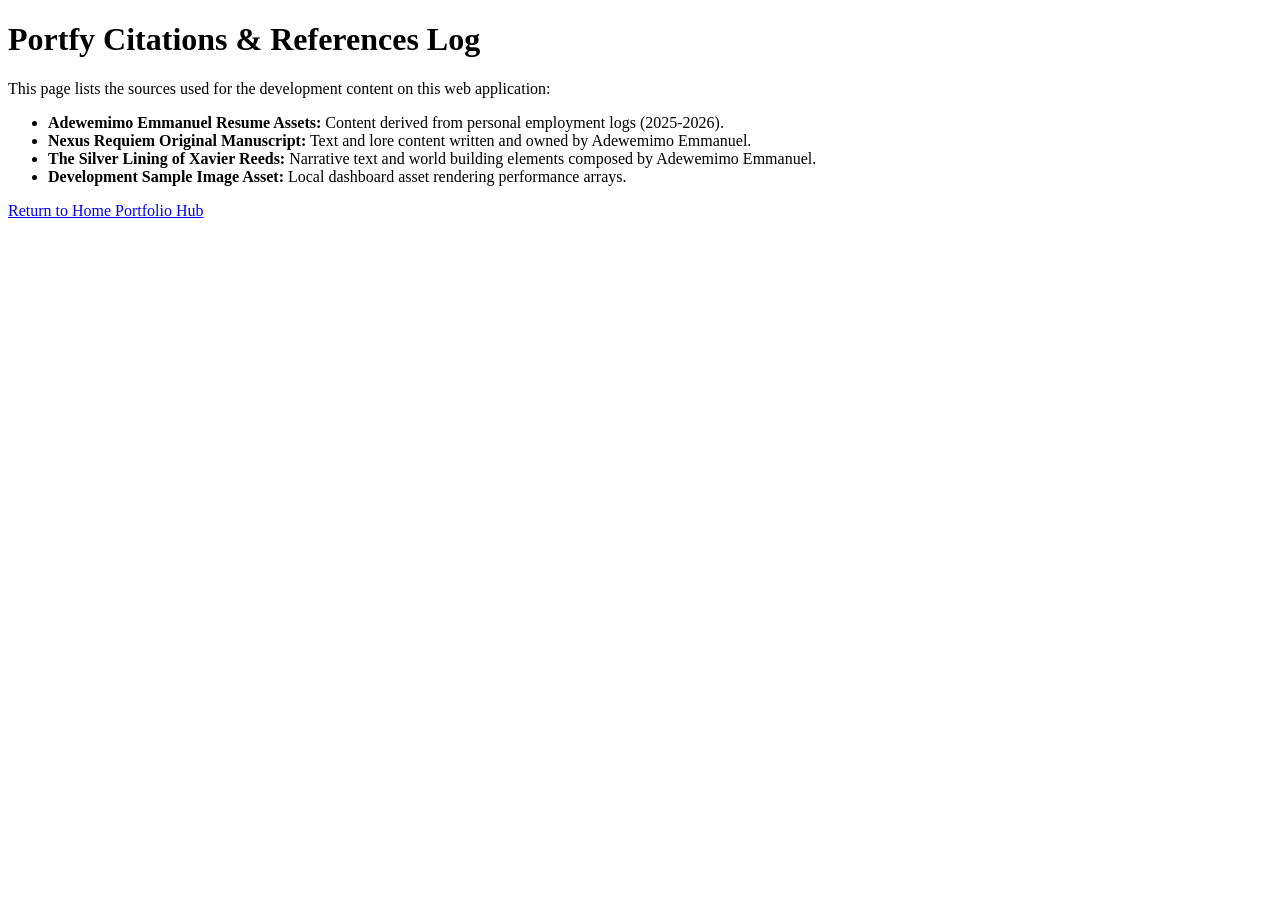
<file: references.html>
<!DOCTYPE html>
<html lang="en">
<head>
    <meta charset="UTF-8">
    <title>Official References & Citations</title>
</head>
<body>
    <h1>Portfy Citations & References Log</h1>
    <p>This page lists the sources used for the development content on this web application:</p>
    <ul>
        <li><strong>Adewemimo Emmanuel Resume Assets:</strong> Content derived from personal employment logs (2025-2026).</li>
        <li><strong>Nexus Requiem Original Manuscript:</strong> Text and lore content written and owned by Adewemimo Emmanuel.</li>
        <li><strong>The Silver Lining of Xavier Reeds:</strong> Narrative text and world building elements composed by Adewemimo Emmanuel.</li>
        <li><strong>Development Sample Image Asset:</strong> Local dashboard asset rendering performance arrays.</li>
    </ul>
    <p><a href="index.html">Return to Home Portfolio Hub</a></p>
</body>
</html>
</file>
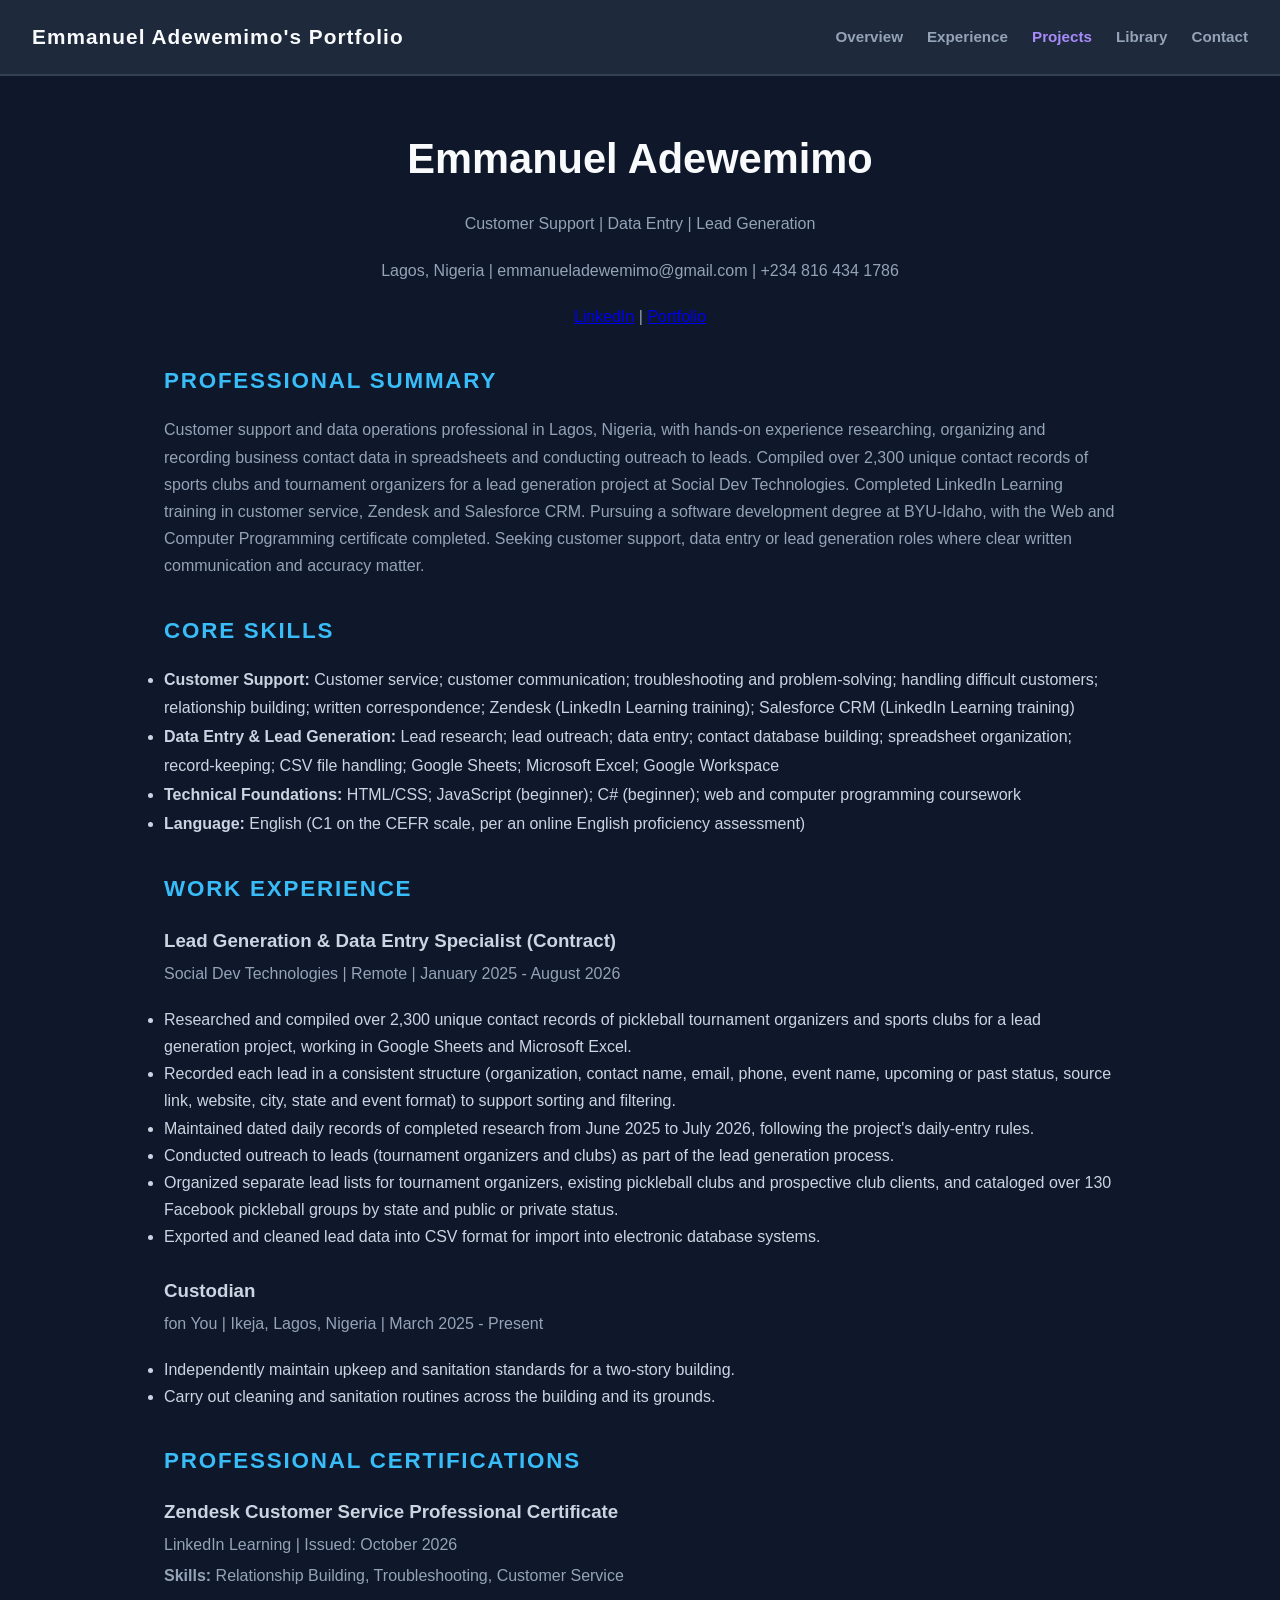
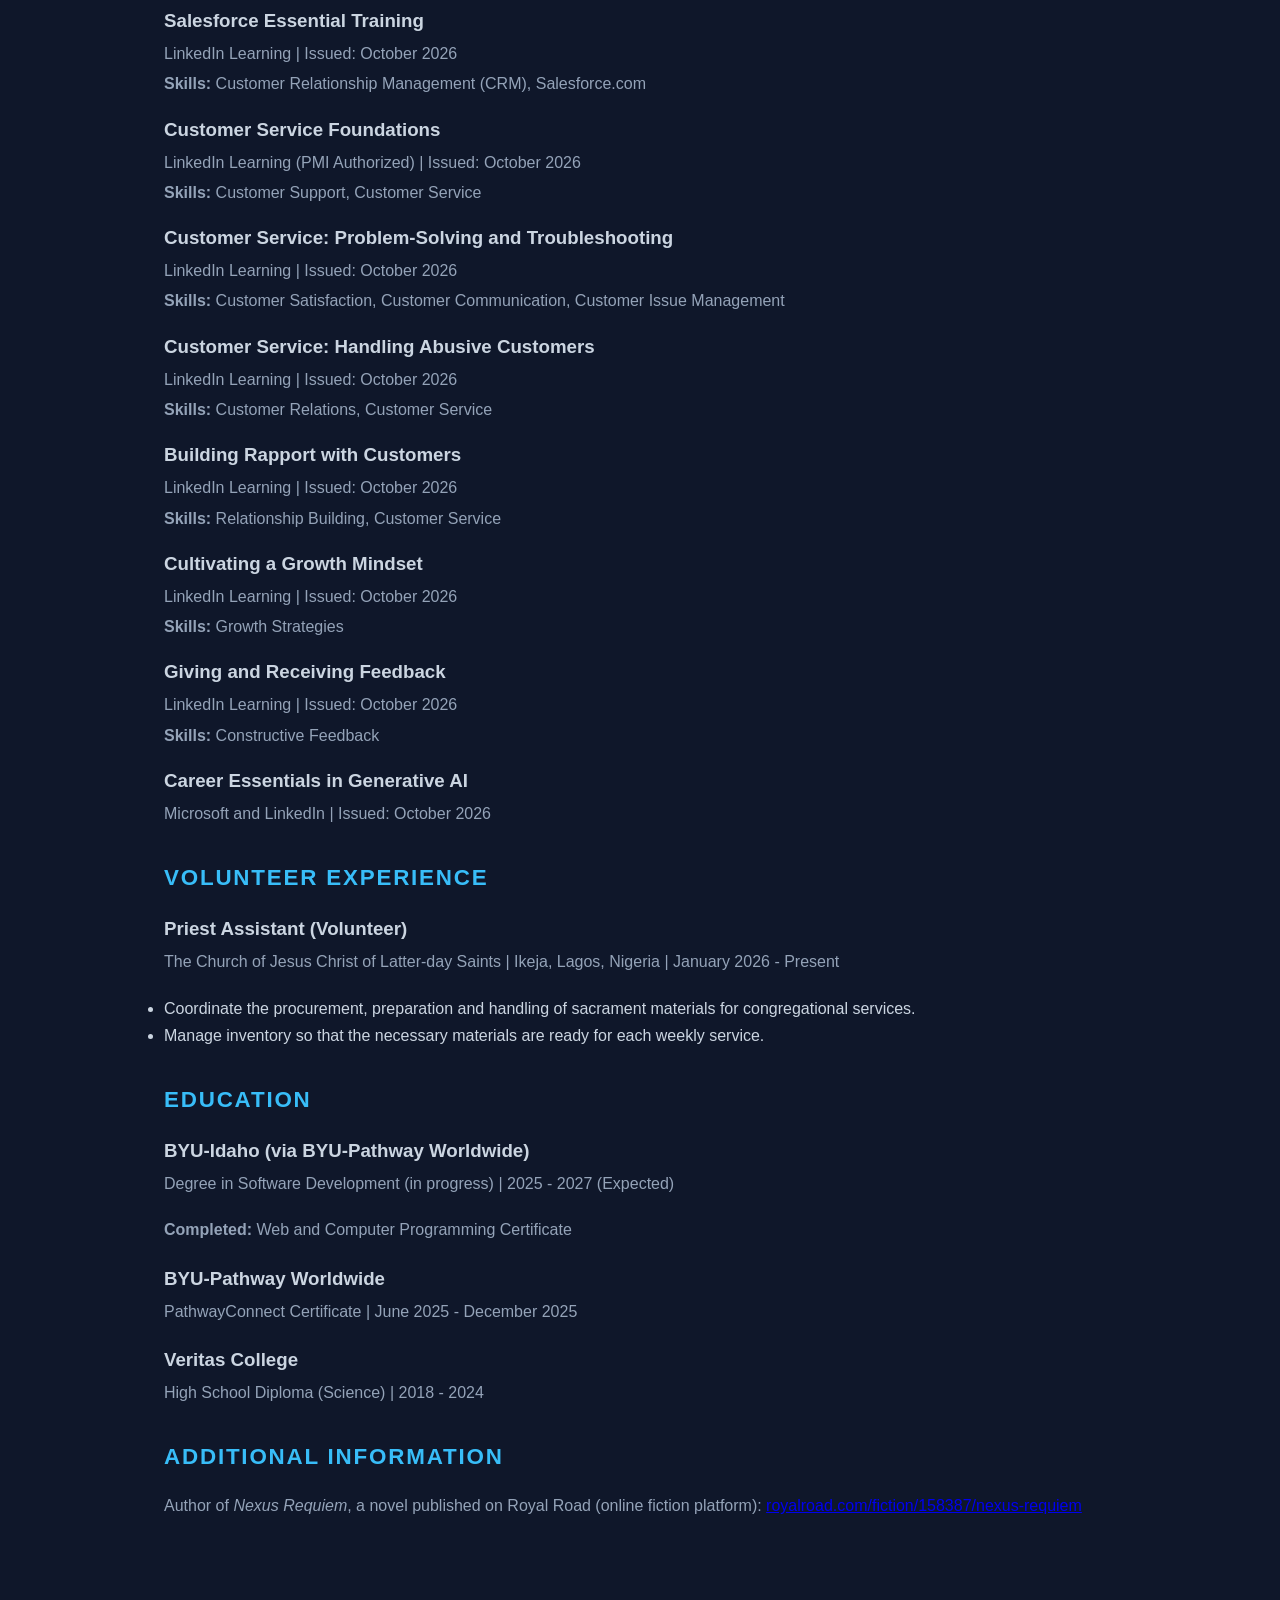
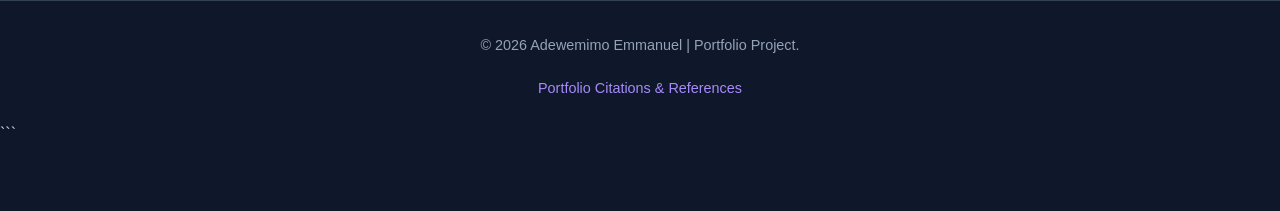
<file: resume.html>
<!DOCTYPE html>
<html lang="en">
<head>
    <meta charset="UTF-8">
    <meta name="viewport" content="width=device-width, initial-scale=1.0">
    <title>Emmanuel Adewemimo | Resume</title>
    <link rel="stylesheet" href="project.css">
    <script src="project.js" defer></script>
</head>
<body>

        <nav>
        <div class="logo">Emmanuel Adewemimo's Portfolio</div>
        <div class="nav-links">
            <a href="index.html">Overview</a>
            <a href="resume.html">Experience</a>
            <a href="projects.html" class="active">Projects</a>
            <a href="library.html">Library</a>
            <a href="contact.html">Contact</a> <!-- You are adding this line -->
        </div>
    </nav>


    <main class="container">
        <header style="text-align: center; margin-bottom: 2rem;">
            <h1>Emmanuel Adewemimo</h1>
            <p class="muted">Customer Support | Data Entry | Lead Generation</p>
            <p>Lagos, Nigeria | emmanueladewemimo@gmail.com | +234 816 434 1786</p>
            <p>
                <a href="https://linkedin.com/in/emmanueladewemimo" target="_blank">LinkedIn</a> | 
                <a href="https://emmyx8861.github.io/Portfolio" target="_blank">Portfolio</a>
            </p>
        </header>

        <section class="card" id="summary">
            <h2>Professional Summary</h2>
            <p>Customer support and data operations professional in Lagos, Nigeria, with hands-on experience researching, organizing and recording business contact data in spreadsheets and conducting outreach to leads. Compiled over 2,300 unique contact records of sports clubs and tournament organizers for a lead generation project at Social Dev Technologies. Completed LinkedIn Learning training in customer service, Zendesk and Salesforce CRM. Pursuing a software development degree at BYU-Idaho, with the Web and Computer Programming certificate completed. Seeking customer support, data entry or lead generation roles where clear written communication and accuracy matter.</p>
        </section>

        <section class="card" id="skills">
            <h2>Core Skills</h2>
            <ul style="line-height: 1.8;">
                <li><strong>Customer Support:</strong> Customer service; customer communication; troubleshooting and problem-solving; handling difficult customers; relationship building; written correspondence; Zendesk (LinkedIn Learning training); Salesforce CRM (LinkedIn Learning training)</li>
                <li><strong>Data Entry & Lead Generation:</strong> Lead research; lead outreach; data entry; contact database building; spreadsheet organization; record-keeping; CSV file handling; Google Sheets; Microsoft Excel; Google Workspace</li>
                <li><strong>Technical Foundations:</strong> HTML/CSS; JavaScript (beginner); C# (beginner); web and computer programming coursework</li>
                <li><strong>Language:</strong> English (C1 on the CEFR scale, per an online English proficiency assessment)</li>
            </ul>
        </section>

        <section class="card" id="experience">
            <h2>Work Experience</h2>
            
            <div style="margin-bottom: 1.5rem;">
                <h3 style="margin-bottom: 0;">Lead Generation & Data Entry Specialist (Contract)</h3>
                <p class="muted" style="margin-top: 0.2rem;">Social Dev Technologies | Remote | January 2025 - August 2026</p>
                <ul>
                    <li>Researched and compiled over 2,300 unique contact records of pickleball tournament organizers and sports clubs for a lead generation project, working in Google Sheets and Microsoft Excel.</li>
                    <li>Recorded each lead in a consistent structure (organization, contact name, email, phone, event name, upcoming or past status, source link, website, city, state and event format) to support sorting and filtering.</li>
                    <li>Maintained dated daily records of completed research from June 2025 to July 2026, following the project's daily-entry rules.</li>
                    <li>Conducted outreach to leads (tournament organizers and clubs) as part of the lead generation process.</li>
                    <li>Organized separate lead lists for tournament organizers, existing pickleball clubs and prospective club clients, and cataloged over 130 Facebook pickleball groups by state and public or private status.</li>
                    <li>Exported and cleaned lead data into CSV format for import into electronic database systems.</li>
                </ul>
            </div>

            <div>
                <h3 style="margin-bottom: 0;">Custodian</h3>
                <p class="muted" style="margin-top: 0.2rem;">fon You | Ikeja, Lagos, Nigeria | March 2025 - Present</p>
                <ul>
                    <li>Independently maintain upkeep and sanitation standards for a two-story building.</li>
                    <li>Carry out cleaning and sanitation routines across the building and its grounds.</li>
                </ul>
            </div>
        </section>

        <section class="card" id="certifications">
            <h2>Professional Certifications</h2>
            <ul style="list-style-type: none; padding-left: 0;">
                <li style="margin-bottom: 1rem;">
                    <h3 style="margin-bottom: 0.2rem;">Zendesk Customer Service Professional Certificate</h3>
                    <p class="muted" style="margin: 0;">LinkedIn Learning | Issued: October 2026</p>
                    <p style="margin: 0.2rem 0 0 0;"><strong>Skills:</strong> Relationship Building, Troubleshooting, Customer Service</p>
                </li>
                
                <li style="margin-bottom: 1rem;">
                    <h3 style="margin-bottom: 0.2rem;">Salesforce Essential Training</h3>
                    <p class="muted" style="margin: 0;">LinkedIn Learning | Issued: October 2026</p>
                    <p style="margin: 0.2rem 0 0 0;"><strong>Skills:</strong> Customer Relationship Management (CRM), Salesforce.com</p>
                </li>
                
                <li style="margin-bottom: 1rem;">
                    <h3 style="margin-bottom: 0.2rem;">Customer Service Foundations</h3>
                    <p class="muted" style="margin: 0;">LinkedIn Learning (PMI Authorized) | Issued: October 2026</p>
                    <p style="margin: 0.2rem 0 0 0;"><strong>Skills:</strong> Customer Support, Customer Service</p>
                </li>
                
                <li style="margin-bottom: 1rem;">
                    <h3 style="margin-bottom: 0.2rem;">Customer Service: Problem-Solving and Troubleshooting</h3>
                    <p class="muted" style="margin: 0;">LinkedIn Learning | Issued: October 2026</p>
                    <p style="margin: 0.2rem 0 0 0;"><strong>Skills:</strong> Customer Satisfaction, Customer Communication, Customer Issue Management</p>
                </li>
                
                <li style="margin-bottom: 1rem;">
                    <h3 style="margin-bottom: 0.2rem;">Customer Service: Handling Abusive Customers</h3>
                    <p class="muted" style="margin: 0;">LinkedIn Learning | Issued: October 2026</p>
                    <p style="margin: 0.2rem 0 0 0;"><strong>Skills:</strong> Customer Relations, Customer Service</p>
                </li>
                
                <li style="margin-bottom: 1rem;">
                    <h3 style="margin-bottom: 0.2rem;">Building Rapport with Customers</h3>
                    <p class="muted" style="margin: 0;">LinkedIn Learning | Issued: October 2026</p>
                    <p style="margin: 0.2rem 0 0 0;"><strong>Skills:</strong> Relationship Building, Customer Service</p>
                </li>
                
                <li style="margin-bottom: 1rem;">
                    <h3 style="margin-bottom: 0.2rem;">Cultivating a Growth Mindset</h3>
                    <p class="muted" style="margin: 0;">LinkedIn Learning | Issued: October 2026</p>
                    <p style="margin: 0.2rem 0 0 0;"><strong>Skills:</strong> Growth Strategies</p>
                </li>
                
                <li style="margin-bottom: 1rem;">
                    <h3 style="margin-bottom: 0.2rem;">Giving and Receiving Feedback</h3>
                    <p class="muted" style="margin: 0;">LinkedIn Learning | Issued: October 2026</p>
                    <p style="margin: 0.2rem 0 0 0;"><strong>Skills:</strong> Constructive Feedback</p>
                </li>
                
                <li style="margin-bottom: 0;">
                    <h3 style="margin-bottom: 0.2rem;">Career Essentials in Generative AI</h3>
                    <p class="muted" style="margin: 0;">Microsoft and LinkedIn | Issued: October 2026</p>
                </li>
            </ul>
        </section>

        <section class="card" id="volunteer">
            <h2>Volunteer Experience</h2>
            <div>
                <h3 style="margin-bottom: 0;">Priest Assistant (Volunteer)</h3>
                <p class="muted" style="margin-top: 0.2rem;">The Church of Jesus Christ of Latter-day Saints | Ikeja, Lagos, Nigeria | January 2026 - Present</p>
                <ul>
                    <li>Coordinate the procurement, preparation and handling of sacrament materials for congregational services.</li>
                    <li>Manage inventory so that the necessary materials are ready for each weekly service.</li>
                </ul>
            </div>
        </section>

        <section class="card" id="education">
            <h2>Education</h2>
            <div style="margin-bottom: 1rem;">
                <h3 style="margin-bottom: 0;">BYU-Idaho (via BYU-Pathway Worldwide)</h3>
                <p class="muted" style="margin-top: 0.2rem;">Degree in Software Development (in progress) | 2025 - 2027 (Expected)</p>
                <p style="margin-top: 0.2rem;"><strong>Completed:</strong> Web and Computer Programming Certificate</p>
            </div>
            <div style="margin-bottom: 1rem;">
                <h3 style="margin-bottom: 0;">BYU-Pathway Worldwide</h3>
                <p class="muted" style="margin-top: 0.2rem;">PathwayConnect Certificate | June 2025 - December 2025</p>
            </div>
            <div>
                <h3 style="margin-bottom: 0;">Veritas College</h3>
                <p class="muted" style="margin-top: 0.2rem;">High School Diploma (Science) | 2018 - 2024</p>
            </div>
        </section>
        
        <section class="card" id="publications">
            <h2>Additional Information</h2>
            <p>Author of <em>Nexus Requiem</em>, a novel published on Royal Road (online fiction platform): <a href="https://royalroad.com/fiction/158387/nexus-requiem" target="_blank">royalroad.com/fiction/158387/nexus-requiem</a></p>
        </section>

    </main>

    <footer>
        <p>&copy; 2026 Adewemimo Emmanuel | Portfolio Project.</p>
        <p><a href="references.html">Portfolio Citations & References</a></p>
    </footer>

</body>
</html>

```
</file>
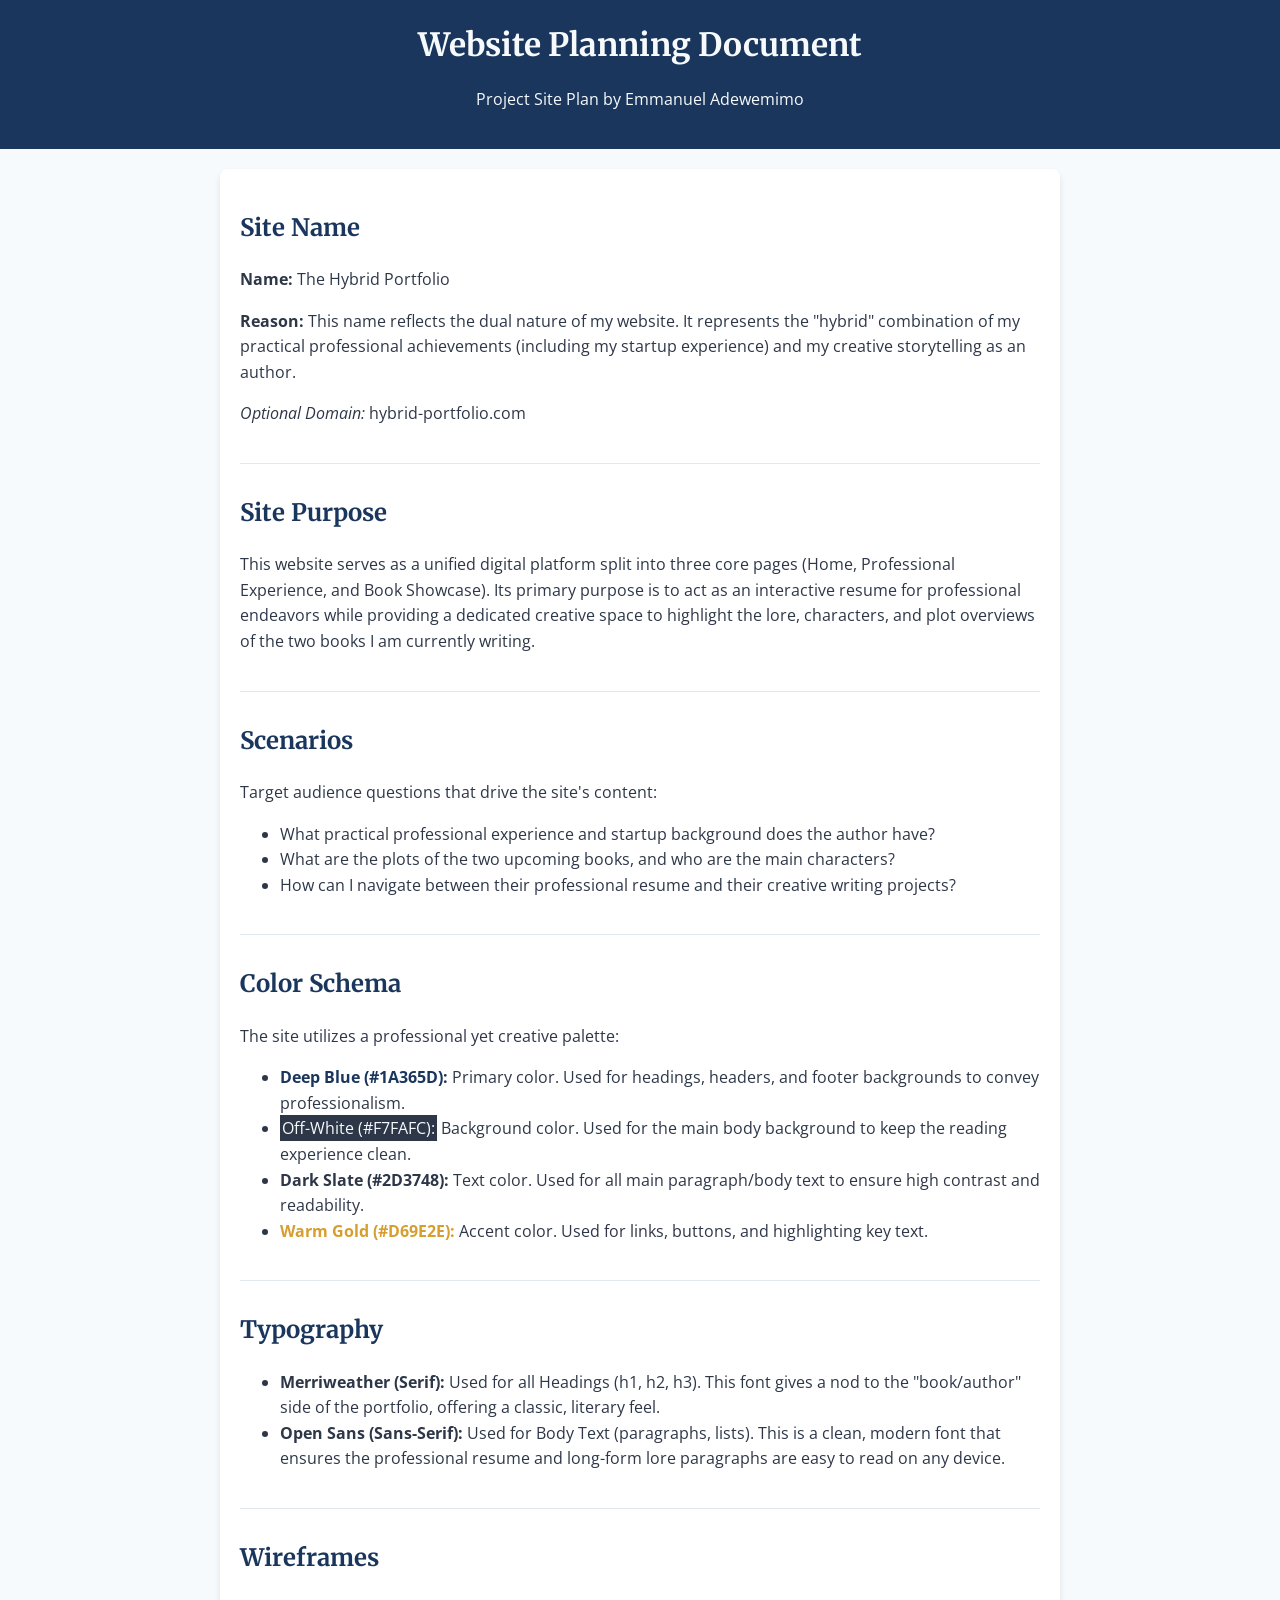
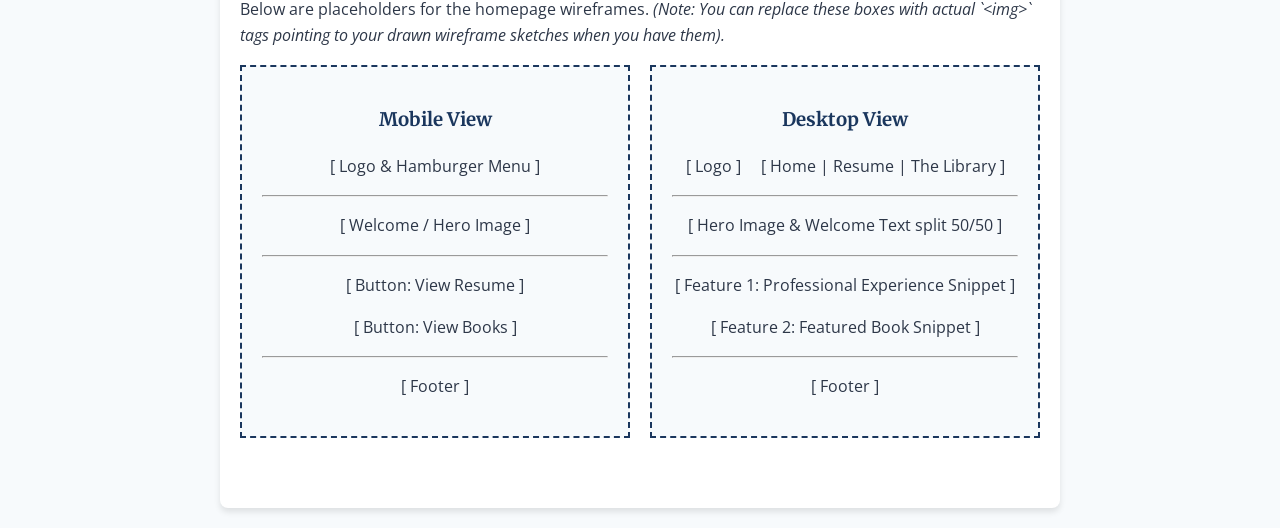
<file: siteplan.html>
<!DOCTYPE html>
<html lang="en">
<head>
    <meta charset="UTF-8">
    <meta name="viewport" content="width=device-width, initial-scale=1.0">
    <title>Site Plan - Portfolio & Library</title>
    
    <link rel="preconnect" href="https://fonts.googleapis.com">
    <link rel="preconnect" href="https://fonts.gstatic.com" crossorigin>
    <link href="https://fonts.googleapis.com/css2?family=Merriweather:wght@400;700&family=Open+Sans:wght@400;600&display=swap" rel="stylesheet">

    <link rel="stylesheet" href="siteplan.css">
</head>
<body>

    <header>
        <h1>Website Planning Document</h1>
        <p>Project Site Plan by Emmanuel Adewemimo</p>
    </header>

    <main>
        <section>
            <h2>Site Name</h2>
            <p><strong>Name:</strong> The Hybrid Portfolio</p>
            <p><strong>Reason:</strong> This name reflects the dual nature of my website. It represents the "hybrid" combination of my practical professional achievements (including my startup experience) and my creative storytelling as an author. </p>
            <p><em>Optional Domain:</em> hybrid-portfolio.com</p>
        </section>

        <section>
            <h2>Site Purpose</h2>
            <p>This website serves as a unified digital platform split into three core pages (Home, Professional Experience, and Book Showcase). Its primary purpose is to act as an interactive resume for professional endeavors while providing a dedicated creative space to highlight the lore, characters, and plot overviews of the two books I am currently writing.</p>
        </section>

        <section>
            <h2>Scenarios</h2>
            <p>Target audience questions that drive the site's content:</p>
            <ul>
                <li>What practical professional experience and startup background does the author have?</li>
                <li>What are the plots of the two upcoming books, and who are the main characters?</li>
                <li>How can I navigate between their professional resume and their creative writing projects?</li>
            </ul>
        </section>

        <section>
            <h2>Color Schema</h2>
            <p>The site utilizes a professional yet creative palette:</p>
            <ul>
                <li><span style="color: #1A365D; font-weight: bold;">Deep Blue (#1A365D):</span> Primary color. Used for headings, headers, and footer backgrounds to convey professionalism.</li>
                <li><span style="color: #F7FAFC; background: #2D3748; padding: 2px;">Off-White (#F7FAFC):</span> Background color. Used for the main body background to keep the reading experience clean.</li>
                <li><span style="color: #2D3748; font-weight: bold;">Dark Slate (#2D3748):</span> Text color. Used for all main paragraph/body text to ensure high contrast and readability.</li>
                <li><span class="accent">Warm Gold (#D69E2E):</span> Accent color. Used for links, buttons, and highlighting key text.</li>
            </ul>
        </section>

        <section>
            <h2>Typography</h2>
            <ul>
                <li><strong>Merriweather (Serif):</strong> Used for all Headings (h1, h2, h3). This font gives a nod to the "book/author" side of the portfolio, offering a classic, literary feel.</li>
                <li><strong>Open Sans (Sans-Serif):</strong> Used for Body Text (paragraphs, lists). This is a clean, modern font that ensures the professional resume and long-form lore paragraphs are easy to read on any device.</li>
            </ul>
        </section>

        <section>
            <h2>Wireframes</h2>
            <p>Below are placeholders for the homepage wireframes. <em>(Note: You can replace these boxes with actual `&lt;img&gt;` tags pointing to your drawn wireframe sketches when you have them).</em></p>
            
            <div class="wireframe-container">
                <div class="wireframe-box">
                    <h3>Mobile View</h3>
                    <p>[ Logo & Hamburger Menu ]</p>
                    <hr>
                    <p>[ Welcome / Hero Image ]</p>
                    <hr>
                    <p>[ Button: View Resume ]</p>
                    <p>[ Button: View Books ]</p>
                    <hr>
                    <p>[ Footer ]</p>
                </div>

                <div class="wireframe-box">
                    <h3>Desktop View</h3>
                    <p>[ Logo ] &nbsp;&nbsp;&nbsp; [ Home | Resume | The Library ]</p>
                    <hr>
                    <p>[ Hero Image & Welcome Text split 50/50 ]</p>
                    <hr>
                    <p>[ Feature 1: Professional Experience Snippet ]</p>
                    <p>[ Feature 2: Featured Book Snippet ]</p>
                    <hr>
                    <p>[ Footer ]</p>
                </div>
            </div>
        </section>
    </main>

</body>
</html>
</file>
<file: project.css>
/* ==========================================================================
   WDD 131 Cohesive Responsive Global CSS Framework
   ========================================================================== */
* {
    box-sizing: border-box;
    margin: 0;
    padding: 0;
}

body {
    font-family: 'Segoe UI', Tahoma, Geneva, Verdana, sans-serif;
    background-color: #0f172a;
    color: #cbd5e1;
    line-height: 1.7;
    padding-bottom: 4rem;
}

/* Nav Shell Layout */
nav {
    background-color: #1e293b;
    padding: 1.2rem 2rem;
    display: flex;
    justify-content: space-between;
    align-items: center;
    border-bottom: 2px solid #334155;
    position: sticky;
    top: 0;
    z-index: 100;
}

nav .logo {
    font-weight: 700;
    color: #f8fafc;
    font-size: 1.3rem;
    letter-spacing: 0.05em;
}

nav .nav-links {
    display: flex;
    gap: 1.5rem;
}

nav a {
    color: #94a3b8;
    text-decoration: none;
    font-weight: 600;
    font-size: 0.95rem;
    transition: color 0.3s ease;
}

nav a:hover, nav a.active {
    color: #a78bfa;
}

/* Shared Core Components */
.container {
    max-width: 1000px;
    margin: 3rem auto;
    padding: 0 1.5rem;
}

h1 {
    font-size: 2.6rem;
    color: #f8fafc;
    margin-bottom: 1rem;
    font-weight: 800;
}

h2 {
    color: #38bdf8;
    font-size: 1.4rem;
    text-transform: uppercase;
    letter-spacing: 0.08em;
    margin-top: 2rem;
    margin-bottom: 1rem;
}

p {
    margin-bottom: 1.2rem;
    color: #94a3b8;
}

/* Home View Layout Mechanics */
.hero {
    text-align: center;
    margin: 4rem auto;
}

.hero p {
    font-size: 1.25rem;
    max-width: 750px;
    margin: 0 auto;
}

.split-gate {
    display: grid;
    grid-template-columns: repeat(auto-fit, minmax(300px, 1fr));
    gap: 2rem;
}

.gate-card {
    background: #1e293b;
    border: 1px solid #334155;
    border-radius: 12px;
    padding: 2.5rem;
    text-align: center;
    transition: transform 0.3s ease, border-color 0.3s ease;
}

.gate-card:hover {
    transform: translateY(-4px);
    border-color: #38bdf8;
}

.btn-link {
    display: inline-block;
    margin-top: 1.5rem;
    background-color: #0284c7;
    color: #fff;
    text-decoration: none;
    padding: 0.7rem 1.6rem;
    border-radius: 6px;
    font-weight: 600;
    transition: background-color 0.2s ease;
}

.btn-link:hover {
    background-color: #0369a1;
}

/* Resume Layout Fields */
.resume-section {
    background: #1e293b;
    padding: 2rem;
    border-radius: 12px;
    border: 1px solid #334155;
    margin-bottom: 1.5rem;
}

.job-title {
    font-size: 1.25rem;
    font-weight: 700;
    color: #f8fafc;
    display: flex;
    justify-content: space-between;
    flex-wrap: wrap;
    gap: 0.5rem;
}

.job-title span {
    font-size: 0.95rem;
    color: #64748b;
}

.company {
    color: #a78bfa;
    font-style: italic;
    margin-bottom: 1rem;
    font-weight: 500;
}

.resume-section ul {
    padding-left: 1.2rem;
}

.resume-section li {
    margin-bottom: 0.5rem;
    color: #cbd5e1;
}

.skills-grid {
    display: flex;
    flex-wrap: wrap;
    gap: 0.6rem;
    margin-top: 1rem;
}

.skill-tag {
    background: #334155;
    color: #f8fafc;
    padding: 0.35rem 0.85rem;
    border-radius: 6px;
    font-size: 0.85rem;
    font-weight: 600;
}

.responsive-img {
    max-width: 100%;
    height: auto;
    border-radius: 8px;
    border: 1px solid #334155;
    margin-top: 1rem;
}

/* Library Layout Panels */
.library-grid {
    display: grid;
    grid-template-columns: repeat(auto-fit, minmax(320px, 1fr));
    gap: 2rem;
    margin-bottom: 3rem;
}

.book-card {
    background: #1e293b;
    border: 1px solid #334155;
    border-radius: 12px;
    padding: 2rem;
    display: flex;
    flex-direction: column;
    justify-content: space-between;
}

.book-title {
    font-size: 1.6rem;
    font-weight: 700;
    color: #f8fafc;
    margin-bottom: 0.4rem;
}

.book-tagline {
    color: #a78bfa;
    font-size: 0.9rem;
    margin-bottom: 1.5rem;
    font-style: italic;
}

.button-group {
    display: flex;
    flex-wrap: wrap;
    gap: 0.5rem;
}

.btn-interactive {
    background-color: #334155;
    color: #f8fafc;
    border: none;
    padding: 0.55rem 1rem;
    border-radius: 6px;
    cursor: pointer;
    font-weight: 600;
    font-size: 0.85rem;
    transition: background-color 0.2s ease, color 0.2s ease;
}

.btn-interactive:hover {
    background-color: #38bdf8;
    color: #0f172a;
}

/* Output Workspace Frame */
.display-container {
    background-color: #0b0f19;
    border: 2px dashed #475569;
    border-radius: 12px;
    padding: 2.5rem;
    min-height: 250px;
}

.display-label {
    display: block;
    color: #38bdf8;
    font-weight: 700;
    font-size: 0.85rem;
    text-transform: uppercase;
    letter-spacing: 0.1em;
    margin-bottom: 1rem;
    border-bottom: 1px solid #1e293b;
    padding-bottom: 0.5rem;
}

.display-body-text {
    color: #e2e8f0;
    font-size: 1.1rem;
    line-height: 1.8;
}

.placeholder-text {
    color: #475569;
    font-style: italic;
    text-align: center;
    padding-top: 5rem;
}

/* WDD Form Layout Standards */
.form-container {
    background: #1e293b;
    border: 1px solid #334155;
    border-radius: 12px;
    padding: 2.5rem;
    margin-top: 3rem;
}

.form-group {
    margin-bottom: 1.5rem;
    display: flex;
    flex-direction: column;
    gap: 0.5rem;
}

label {
    font-weight: 600;
    color: #f8fafc;
    font-size: 0.95rem;
}

input[type="text"], select, textarea {
    width: 100%;
    padding: 0.75rem;
    background-color: #0f172a;
    border: 1px solid #475569;
    border-radius: 6px;
    color: #f8fafc;
    font-size: 1rem;
    transition: border-color 0.2s ease;
}

input[type="text"]:focus, select:focus, textarea:focus {
    outline: none;
    border-color: #38bdf8;
}

.btn-submit {
    background-color: #a78bfa;
    color: #0f172a;
    font-weight: 700;
    padding: 0.8rem 2rem;
    border: none;
    border-radius: 6px;
    cursor: pointer;
    font-size: 1rem;
    transition: background-color 0.2s ease;
}

.btn-submit:hover {
    background-color: #c084fc;
}

.success-alert {
    background-color: rgba(16, 185, 129, 0.15);
    border: 1px solid #10b981;
    color: #34d399;
    padding: 1rem;
    border-radius: 6px;
    margin-bottom: 1.5rem;
}

.counter-badge {
    display: inline-block;
    background: #334155;
    color: #38bdf8;
    padding: 0.4rem 1rem;
    border-radius: 20px;
    font-weight: 600;
    font-size: 0.9rem;
    margin-bottom: 1rem;
}

footer {
    text-align: center;
    margin-top: 5rem;
    padding-top: 2rem;
    border-top: 1px solid #334155;
    font-size: 0.9rem;
    color: #64748b;
}

footer a {
    color: #a78bfa;
    text-decoration: none;
}

footer a:hover {
    text-decoration: underline;
}

/* Media Query Adaptations */
@media (max-width: 768px) {
    nav {
        flex-direction: column;
        gap: 1rem;
    }
    .library-grid, .split-gate {
        grid-template-columns: 1fr;
    }
}
</file>
<file: siteplan.css>
/* CSS Variables for Color Schema */
:root {
    --primary-color: #1A365D; /* Deep Blue */
    --background-color: #F7FAFC; /* Off-White */
    --text-color: #2D3748; /* Dark Slate */
    --accent-color: #D69E2E; /* Warm Gold */
}

/* Typography & Global Styles */
body {
    font-family: 'Open Sans', sans-serif;
    background-color: var(--background-color);
    color: var(--text-color);
    line-height: 1.6;
    margin: 0;
    padding: 0;
}

h1, h2, h3 {
    font-family: 'Merriweather', serif;
    color: var(--primary-color);
}

header {
    background-color: var(--primary-color);
    color: var(--background-color);
    padding: 20px;
    text-align: center;
}

header h1 {
    color: var(--background-color);
    margin: 0;
}

main {
    max-width: 800px;
    margin: 20px auto;
    padding: 20px;
    background-color: #FFFFFF;
    border-radius: 8px;
    box-shadow: 0 4px 6px rgba(0,0,0,0.1);
}

section {
    margin-bottom: 30px;
    padding-bottom: 20px;
    border-bottom: 1px solid #E2E8F0;
}

section:last-child {
    border-bottom: none;
}

.accent {
    color: var(--accent-color);
    font-weight: bold;
}

/* Simple Wireframe Placeholders */
.wireframe-container {
    display: flex;
    gap: 20px;
    flex-wrap: wrap;
}

.wireframe-box {
    border: 2px dashed var(--primary-color);
    padding: 20px;
    text-align: center;
    background-color: var(--background-color);
    flex: 1;
    min-width: 250px;
}
</file>
